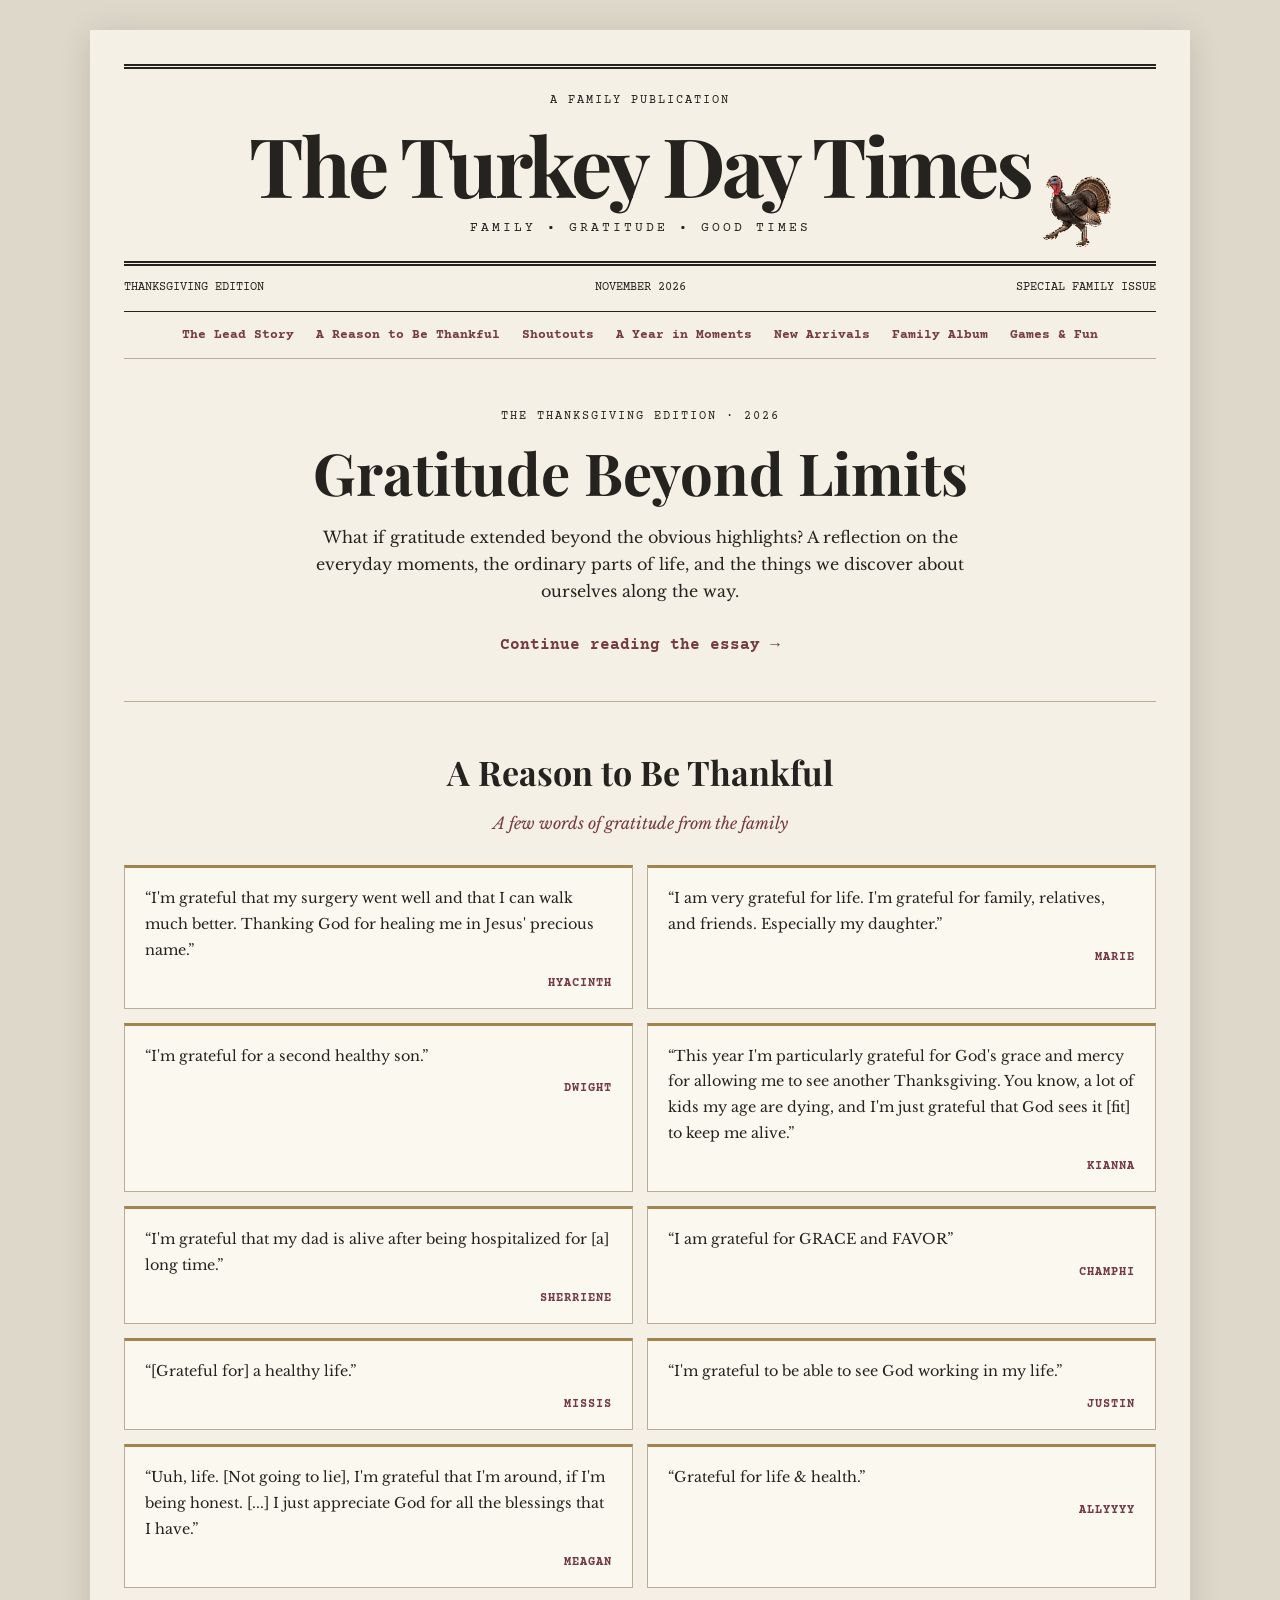
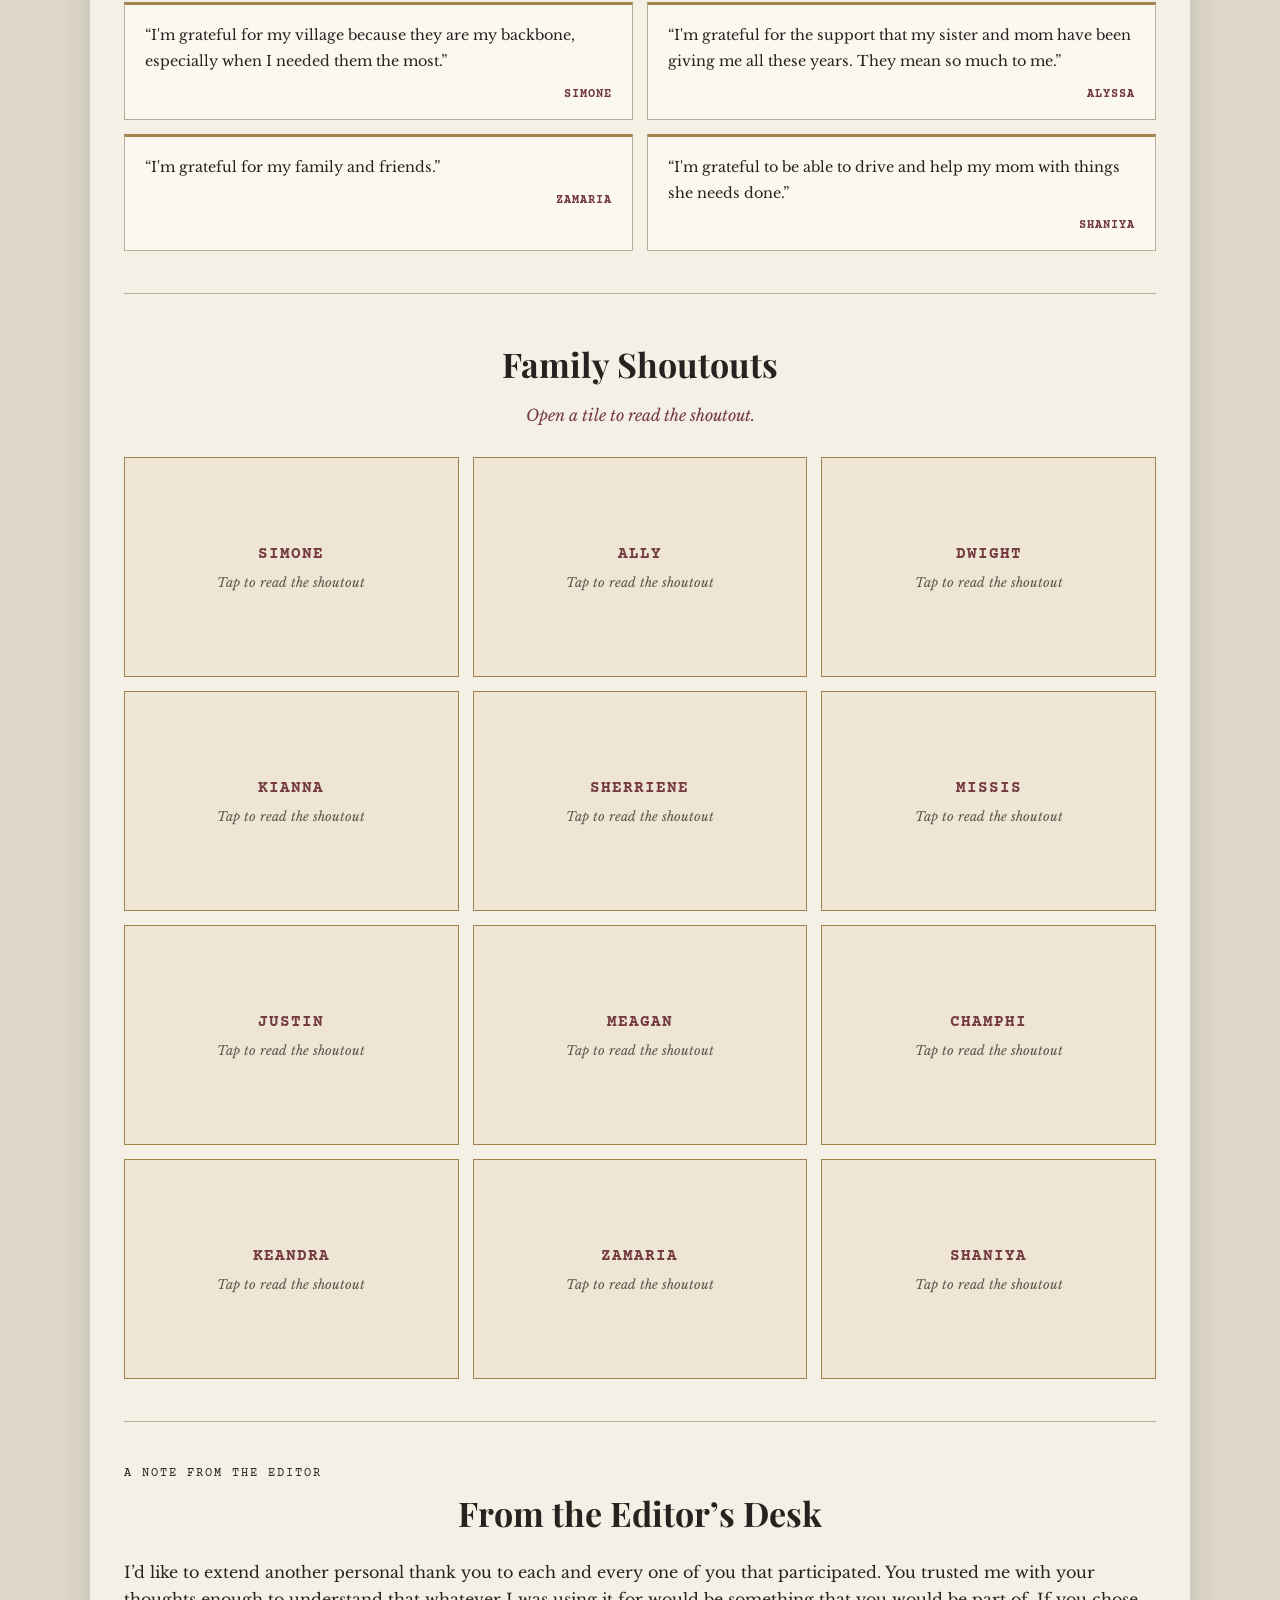
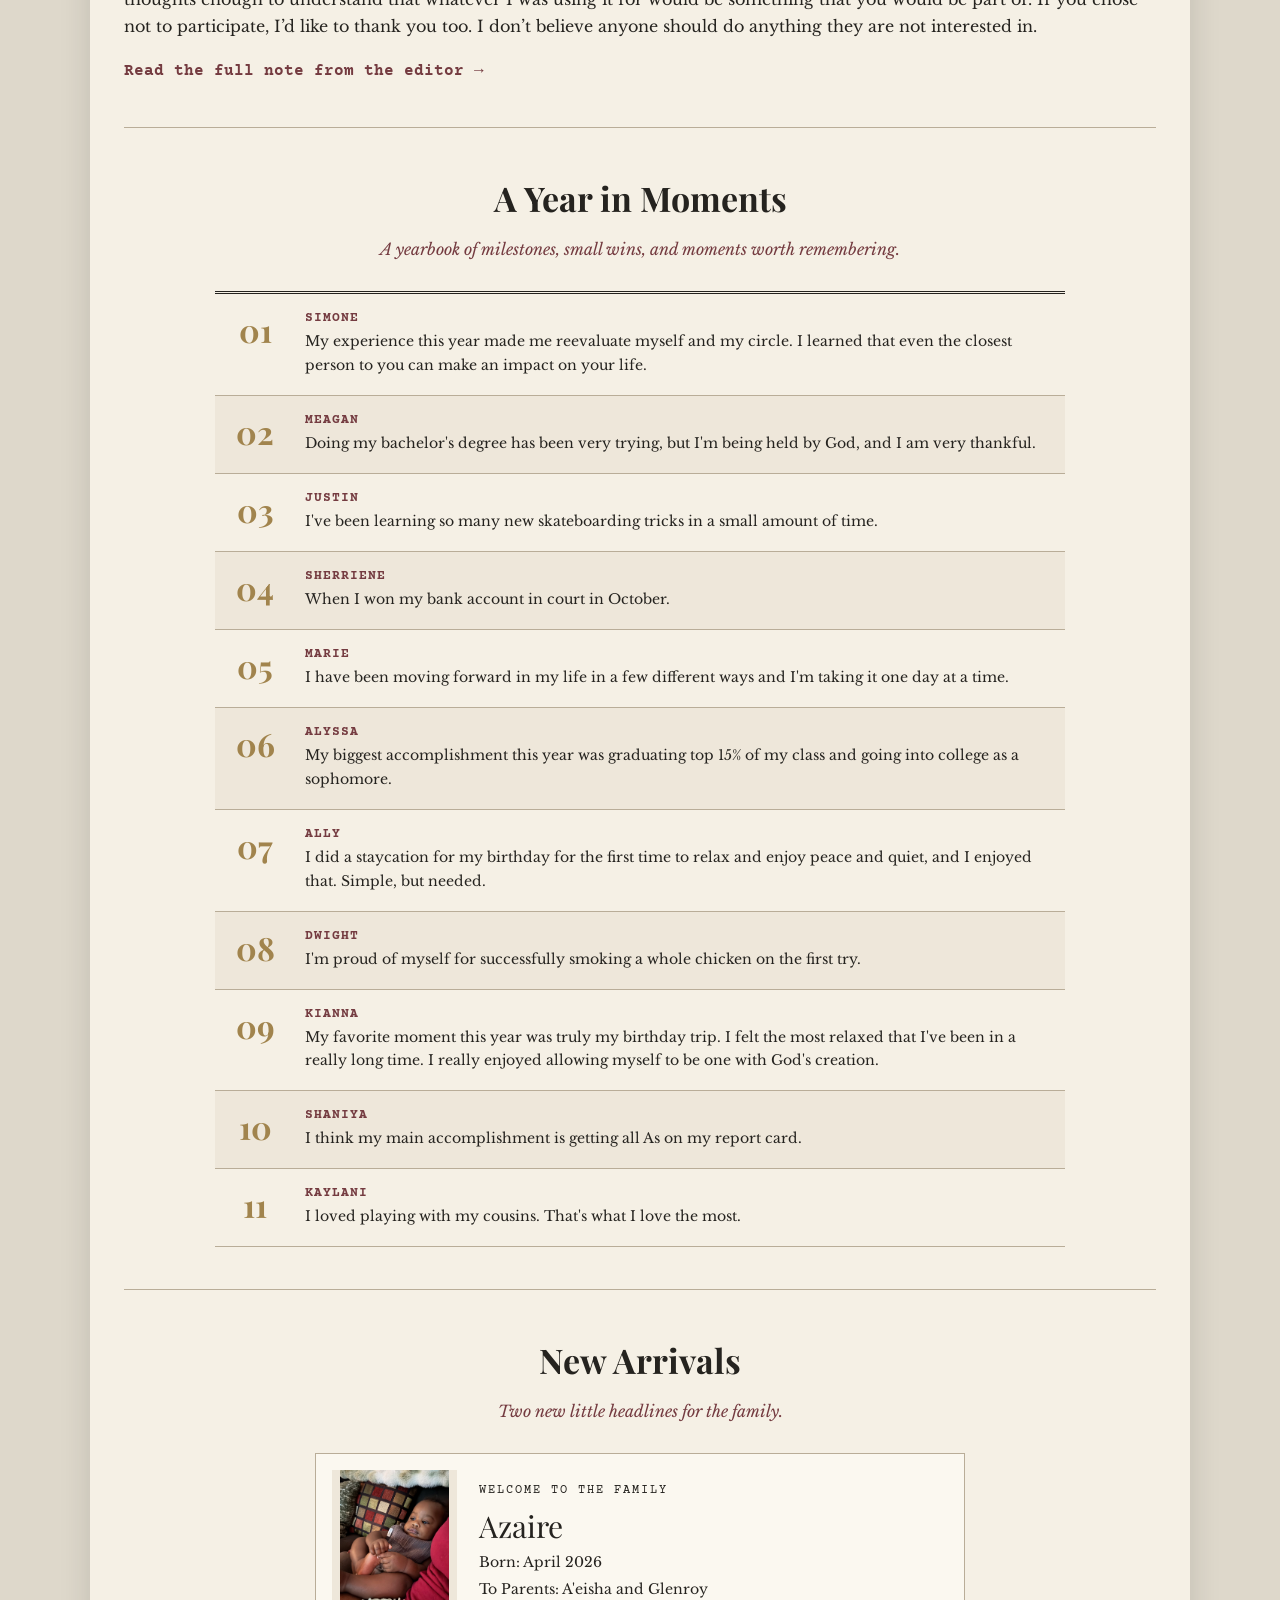
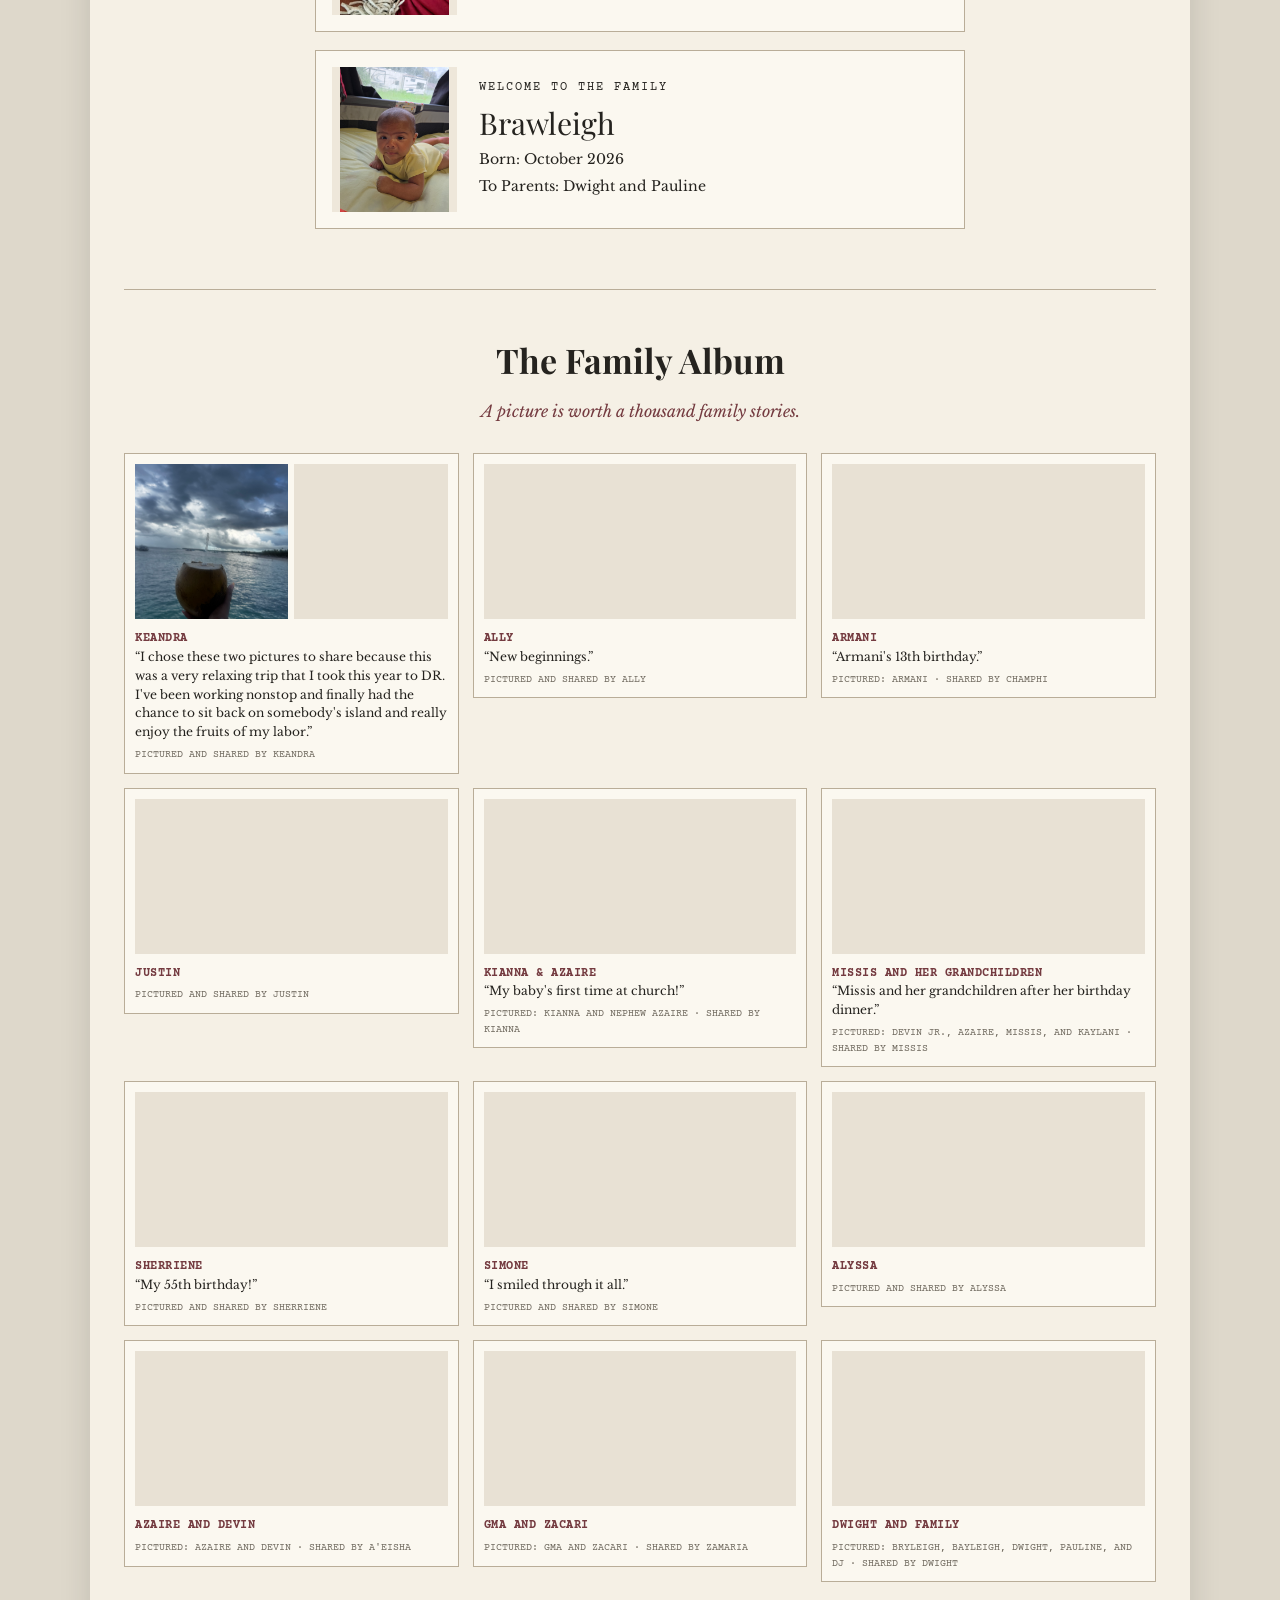
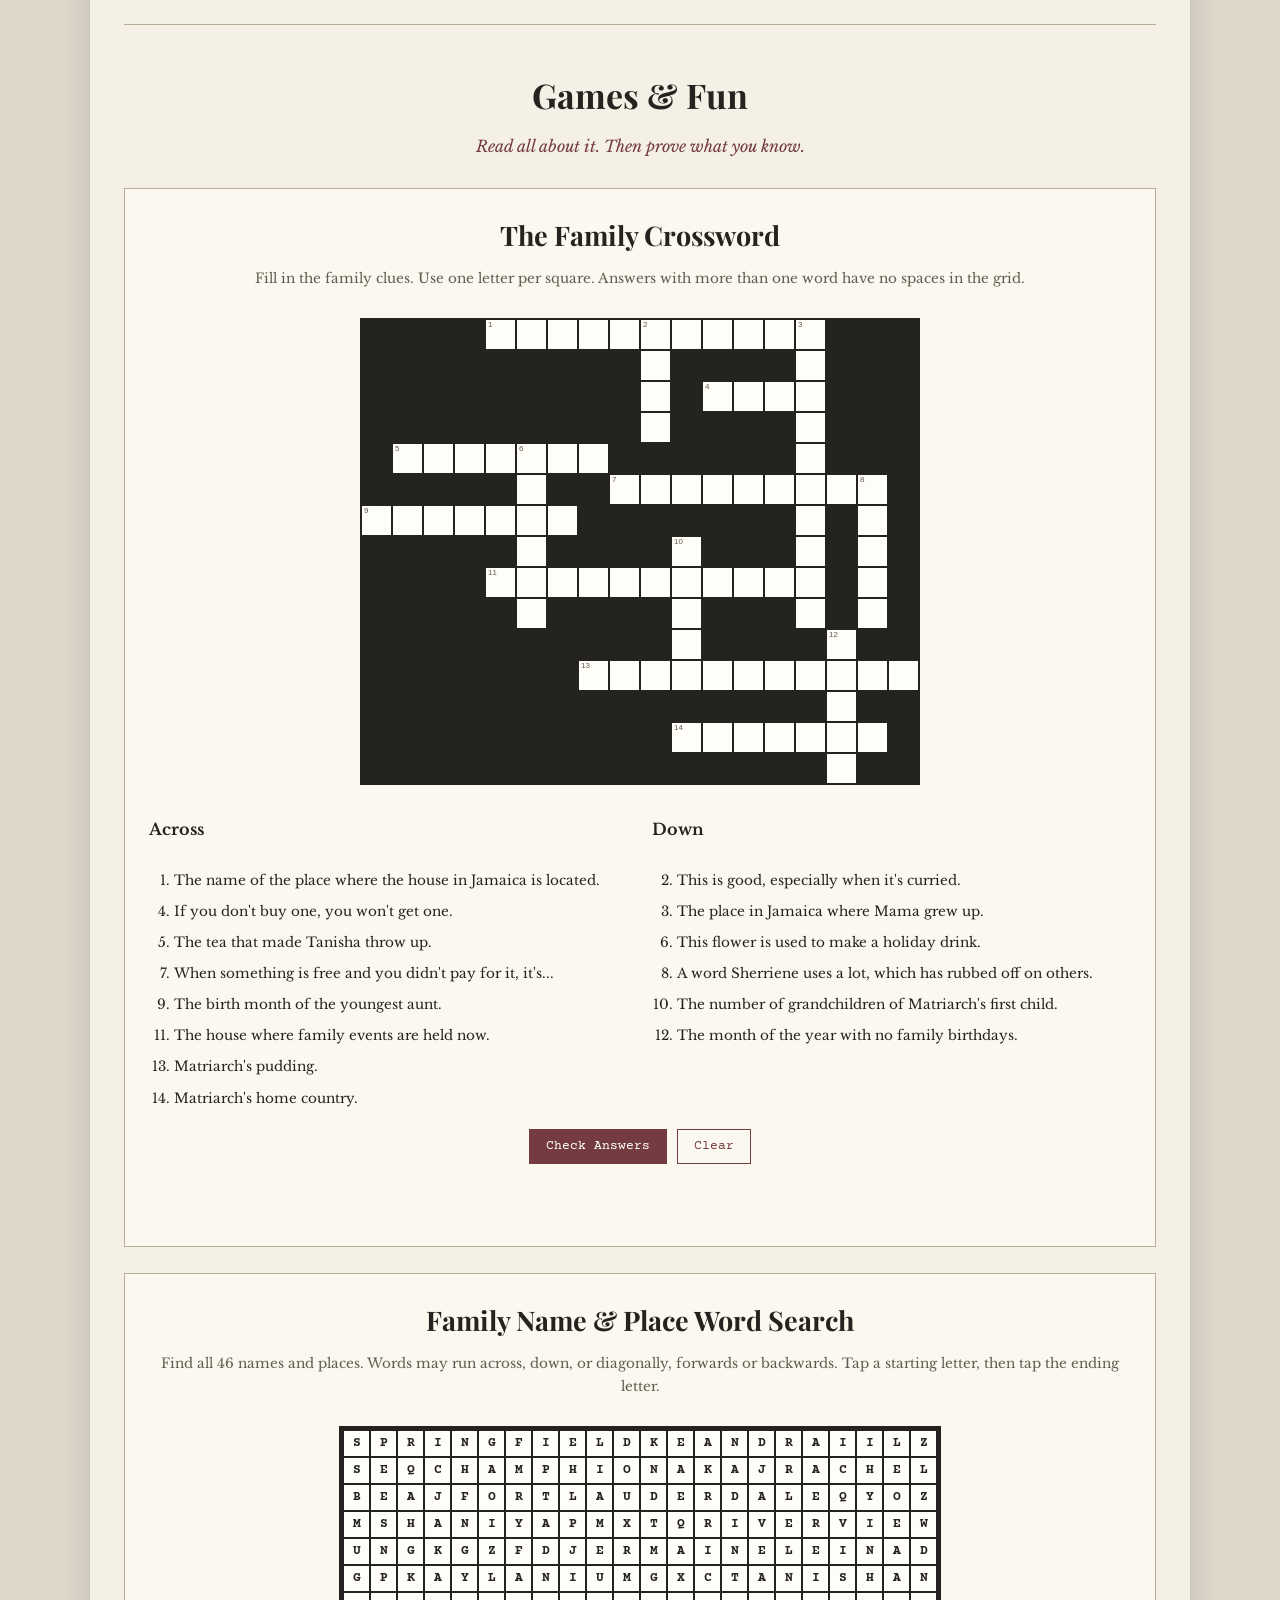
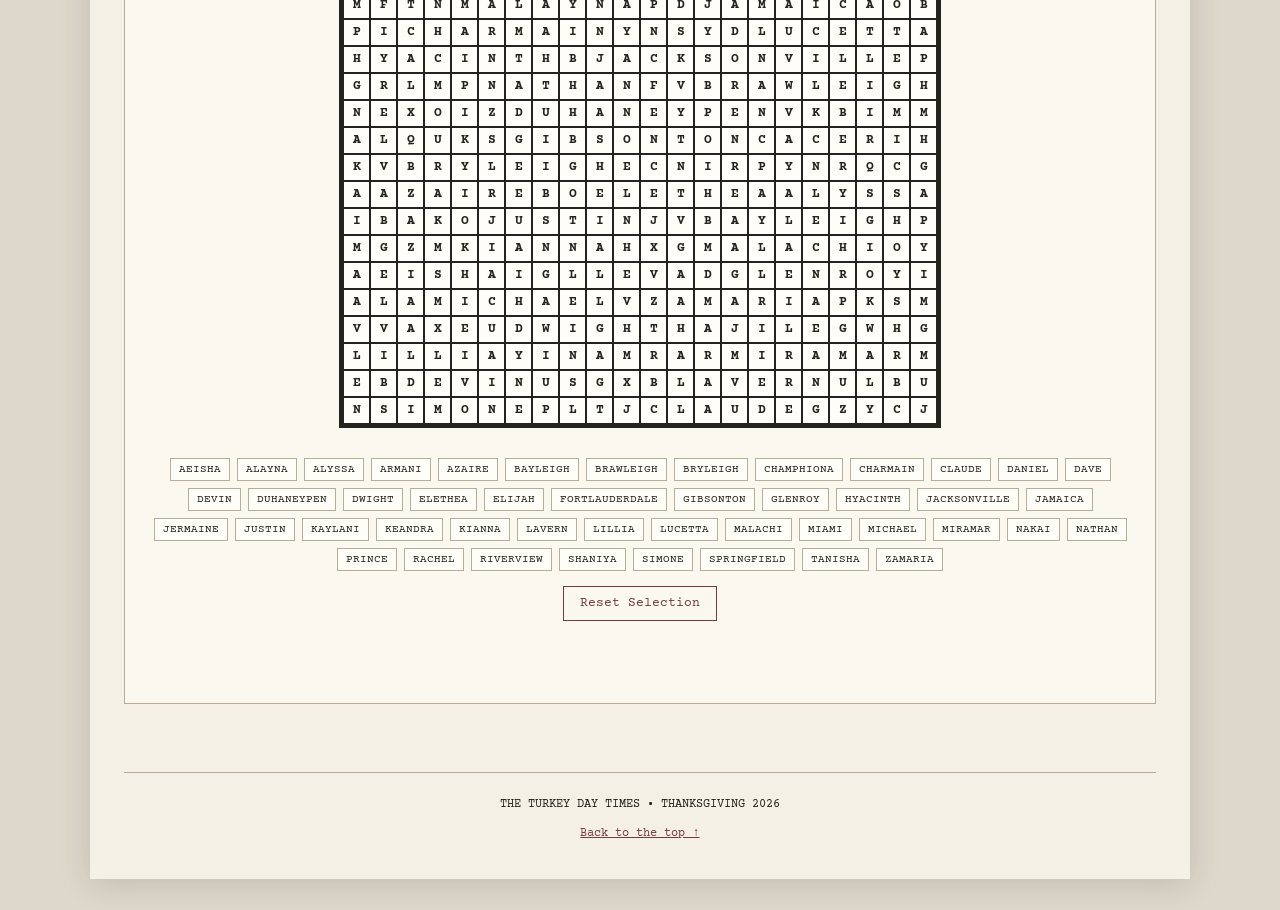
<file: index.html>
<!DOCTYPE html>
<!DOCTYPE html>

<html lang="en">
<head>
<meta charset="utf-8"/><meta content="width=device-width, initial-scale=1.0" name="viewport"/>
<meta content="#f5f0e5" name="theme-color"/>
<title>The Turkey Day Times | Thanksgiving 2026</title>
<link href="https://fonts.googleapis.com/css2?family=Libre+Baskerville:wght@400;700&amp;family=Playfair+Display:wght@600;700;800&amp;family=Courier+Prime&amp;display=swap" rel="stylesheet"/>

<link href="style.css" rel="stylesheet"/></head>
<body>
<main class="newspaper" id="top">
<header class="masthead"><div class="eyebrow">A Family Publication</div><h1>The Turkey Day Times</h1><div class="subtitle">Family • Gratitude • Good Times</div><img alt="A turkey walking across the masthead" aria-hidden="true" class="walking-turkey" decoding="async" loading="eager" src="images/turkey-walk-transparent.gif"/></header>
<div class="edition"><span>Thanksgiving Edition</span><span>November 2026</span><span>Special Family Issue</span></div>
<nav aria-label="Newspaper sections"><a href="#lead-story">The Lead Story</a><a href="#thankful">A Reason to Be Thankful</a><a href="#shoutouts">Shoutouts</a><a href="#moments">A Year in Moments</a><a href="#new-arrivals">New Arrivals</a><a href="#album">Family Album</a><a href="#entertainment">Games &amp; Fun</a></nav>
<section class="lead" id="lead-story"><div class="eyebrow">The Thanksgiving Edition · 2026</div><h2>Gratitude Beyond Limits</h2><p>What if gratitude extended beyond the obvious highlights? A reflection on the everyday moments, the ordinary parts of life, and the things we discover about ourselves along the way.</p><a class="text-link" href="gratitiude.html">Continue reading the essay →</a></section>
<section class="section" id="thankful"><h2 class="section-heading">A Reason to Be Thankful</h2><p class="section-intro">A few words of gratitude from the family</p><div class="gratitude-grid"><article class="quote-card"><p>“I'm grateful that my surgery went well and that I can walk much better. Thanking God for healing me in Jesus' precious name.”</p><h3>Hyacinth</h3></article><article class="quote-card"><p>“I am very grateful for life. I'm grateful for family, relatives, and friends. Especially my daughter.”</p><h3>Marie</h3></article><article class="quote-card"><p>“I'm grateful for a second healthy son.”</p><h3>Dwight</h3></article><article class="quote-card"><p>“This year I'm particularly grateful for God's grace and mercy for allowing me to see another Thanksgiving. You know, a lot of kids my age are dying, and I'm just grateful that God sees it [fit] to keep me alive.”</p><h3>Kianna</h3></article><article class="quote-card"><p>“I'm grateful that my dad is alive after being hospitalized for [a] long time.”</p><h3>Sherriene</h3></article><article class="quote-card"><p>“I am grateful for GRACE and FAVOR”</p><h3>Champhi</h3></article><article class="quote-card"><p>“[Grateful for] a healthy life.”</p><h3>Missis</h3></article><article class="quote-card"><p>“I'm grateful to be able to see God working in my life.”</p><h3>Justin</h3></article><article class="quote-card"><p>“Uuh, life. [Not going to lie], I'm grateful that I'm around, if I'm being honest. [...] I just appreciate God for all the blessings that I have.”</p><h3>Meagan</h3></article><article class="quote-card"><p>“Grateful for life &amp; health.”</p><h3>Allyyyy</h3></article><article class="quote-card"><p>“I'm grateful for my village because they are my backbone, especially when I needed them the most.”</p><h3>Simone</h3></article><article class="quote-card"><p>“I'm grateful for the support that my sister and mom have been giving me all these years. They mean so much to me.”</p><h3>Alyssa</h3></article><article class="quote-card"><p>“I'm grateful for my family and friends.”</p><h3>Zamaria</h3></article><article class="quote-card"><p>“I'm grateful to be able to drive and help my mom with things she needs done.”</p><h3>Shaniya</h3></article></div></section>
<section class="section" id="shoutouts"><h2 class="section-heading">Family Shoutouts</h2><p class="section-intro">Open a tile to read the shoutout.</p><div class="flip-grid"><button aria-label="Open shoutout from Simone" aria-pressed="false" class="flip-card" type="button"><span class="flip-inner"><span class="flip-face flip-front"><strong>Simone</strong><small>Tap to read the shoutout</small></span><span class="flip-face flip-back"><span>“I want to give a special shoutout to my village [once again] because throughout the whole year they called to check up on me, let me confide in them, and overall stepped up when I needed them the most.”</span><small class="flip-return">Tap to turn back</small><strong>— Simone</strong></span></span></button><button aria-label="Open shoutout from Ally" aria-pressed="false" class="flip-card" type="button"><span class="flip-inner"><span class="flip-face flip-front"><strong>Ally</strong><small>Tap to read the shoutout</small></span><span class="flip-face flip-back"><span>“Special recognition to my best friend Trey, always having my back.”</span><small class="flip-return">Tap to turn back</small><strong>— Ally</strong></span></span></button><button aria-label="Open shoutout from Dwight" aria-pressed="false" class="flip-card" type="button"><span class="flip-inner"><span class="flip-face flip-front"><strong>Dwight</strong><small>Tap to read the shoutout</small></span><span class="flip-face flip-back"><span>“Shoutout to everyone that made it to the baby shower.”</span><small class="flip-return">Tap to turn back</small><strong>— Dwight</strong></span></span></button><button aria-label="Open shoutout from Kianna" aria-pressed="false" class="flip-card" type="button"><span class="flip-inner"><span class="flip-face flip-front"><strong>Kianna</strong><small>Tap to read the shoutout</small></span><span class="flip-face flip-back"><span>“I want to give a special recognition shout-out to Elijah. I’m super proud of all the things they’ve accomplished this year, even the little things that [may seem] small to him. I just want to [shout] him out. He’s doing amazing.”</span><small class="flip-return">Tap to turn back</small><strong>— Kianna</strong></span></span></button><button aria-label="Open shoutout from Sherriene" aria-pressed="false" class="flip-card" type="button"><span class="flip-inner"><span class="flip-face flip-front"><strong>Sherriene</strong><small>Tap to read the shoutout</small></span><span class="flip-face flip-back"><span>“Shout out to Champhi for being my rock during a difficult time.”</span><small class="flip-return">Tap to turn back</small><strong>— Sherriene</strong></span></span></button><button aria-label="Open shoutout from Missis" aria-pressed="false" class="flip-card" type="button"><span class="flip-inner"><span class="flip-face flip-front"><strong>Missis</strong><small>Tap to read the shoutout</small></span><span class="flip-face flip-back"><span>“Shoutout to A'eisha”</span><small class="flip-return">Tap to turn back</small><strong>— Missis</strong></span></span></button><button aria-label="Open shoutout from Justin" aria-pressed="false" class="flip-card" type="button"><span class="flip-inner"><span class="flip-face flip-front"><strong>Justin</strong><small>Tap to read the shoutout</small></span><span class="flip-face flip-back"><span>“Shoutout to my sister Champhi for being there for me during tough times.”</span><small class="flip-return">Tap to turn back</small><strong>— Justin</strong></span></span></button><button aria-label="Open shoutout from Meagan" aria-pressed="false" class="flip-card" type="button"><span class="flip-inner"><span class="flip-face flip-front"><strong>Meagan</strong><small>Tap to read the shoutout</small></span><span class="flip-face flip-back"><span>“Shoutout to God fr”</span><small class="flip-return">Tap to turn back</small><strong>— Meagan</strong></span></span></button><button aria-label="Open shoutout from Champhi" aria-pressed="false" class="flip-card" type="button"><span class="flip-inner"><span class="flip-face flip-front"><strong>Champhi</strong><small>Tap to read the shoutout</small></span><span class="flip-face flip-back"><span>“Myself, for continuing to push forward even when I felt like giving up.”</span><small class="flip-return">Tap to turn back</small><strong>— Champhi</strong></span></span></button><button aria-label="Open shoutout from Keandra" aria-pressed="false" class="flip-card" type="button"><span class="flip-inner"><span class="flip-face flip-front"><strong>Keandra</strong><small>Tap to read the shoutout</small></span><span class="flip-face flip-back"><span>“Huge shoutout to God! This year I've attended a couple of my close friends funerals and it really hit home because we're young and just dropping like flies. So I'm just thankful that He saw fit to allow me to still be here in my right mind.”</span><small class="flip-return">Tap to turn back</small><strong>— Keandra</strong></span></span></button><button aria-label="Open shoutout from Zamaria" aria-pressed="false" class="flip-card" type="button"><span class="flip-inner"><span class="flip-face flip-front"><strong>Zamaria</strong><small>Tap to read the shoutout</small></span><span class="flip-face flip-back"><span>“I'd give a shoutout to my friend Aria.”</span><small class="flip-return">Tap to turn back</small><strong>— Zamaria</strong></span></span></button><button aria-label="Open shoutout from Shaniya" aria-pressed="false" class="flip-card" type="button"><span class="flip-inner"><span class="flip-face flip-front"><strong>Shaniya</strong><small>Tap to read the shoutout</small></span><span class="flip-face flip-back"><span>“[Shoutout] my mom for always being there and able to live in a comfortable environment and making sure we are good and have everything we need and want.”</span><small class="flip-return">Tap to turn back</small><strong>— Shaniya</strong></span></span></button></div></section>
<section class="section editor-excerpt" id="from-the-editor">
  <div class="eyebrow">A Note from the Editor</div>
  <h2 class="section-heading">From the Editor’s Desk</h2>
  <p>I’d like to extend another personal thank you to each and every one of you that participated. You trusted me with your thoughts enough to understand that whatever I was using it for would be something that you would be part of. If you chose not to participate, I’d like to thank you too. I don’t believe anyone should do anything they are not interested in.</p>
  <a class="text-link" href="from-the-desk.html">Read the full note from the editor →</a>
</section>
<section class="section" id="moments"><h2 class="section-heading">A Year in Moments</h2><p class="section-intro">A yearbook of milestones, small wins, and moments worth remembering.</p><div class="moments-list"><article class="moment-item"><span class="moment-number">01</span><div class="moment-copy"><h3>Simone</h3><p>My experience this year made me reevaluate myself and my circle. I learned that even the closest person to you can make an impact on your life.</p></div></article><article class="moment-item"><span class="moment-number">02</span><div class="moment-copy"><h3>Meagan</h3><p>Doing my bachelor's degree has been very trying, but I'm being held by God, and I am very thankful.</p></div></article><article class="moment-item"><span class="moment-number">03</span><div class="moment-copy"><h3>Justin</h3><p>I've been learning so many new skateboarding tricks in a small amount of time.</p></div></article><article class="moment-item"><span class="moment-number">04</span><div class="moment-copy"><h3>Sherriene</h3><p>When I won my bank account in court in October.</p></div></article><article class="moment-item"><span class="moment-number">05</span><div class="moment-copy"><h3>Marie</h3><p>I have been moving forward in my life in a few different ways and I'm taking it one day at a time.</p></div></article><article class="moment-item"><span class="moment-number">06</span><div class="moment-copy"><h3>Alyssa</h3><p>My biggest accomplishment this year was graduating top 15% of my class and going into college as a sophomore.</p></div></article><article class="moment-item"><span class="moment-number">07</span><div class="moment-copy"><h3>Ally</h3><p>I did a staycation for my birthday for the first time to relax and enjoy peace and quiet, and I enjoyed that. Simple, but needed.</p></div></article><article class="moment-item"><span class="moment-number">08</span><div class="moment-copy"><h3>Dwight</h3><p>I'm proud of myself for successfully smoking a whole chicken on the first try.</p></div></article><article class="moment-item"><span class="moment-number">09</span><div class="moment-copy"><h3>Kianna</h3><p>My favorite moment this year was truly my birthday trip. I felt the most relaxed that I've been in a really long time. I really enjoyed allowing myself to be one with God's creation.</p></div></article><article class="moment-item"><span class="moment-number">10</span><div class="moment-copy"><h3>Shaniya</h3><p>I think my main accomplishment is getting all As on my report card.</p></div></article><article class="moment-item"><span class="moment-number">11</span><div class="moment-copy"><h3>Kaylani</h3><p>I loved playing with my cousins. That's what I love the most.</p></div></article></div></section>
<section class="section" id="new-arrivals"><h2 class="section-heading">New Arrivals</h2><p class="section-intro">Two new little headlines for the family.</p><article class="arrival-card"><img alt="New arrival announcement for Azaire" decoding="async" loading="lazy" src="images/azaire.jpeg"/><div><div class="eyebrow">Welcome to the family</div><h3>Azaire</h3><p>Born: April 2026</p><p>To Parents: A'eisha and Glenroy</p></div></article><article class="arrival-card"><img alt="New arrival announcement for Brawleigh" decoding="async" loading="lazy" src="images/brawleigh.jpeg"/><div><div class="eyebrow">Welcome to the family</div><h3>Brawleigh</h3><p>Born: October 2026</p><p>To Parents: Dwight and Pauline</p></div></article></section>
<section class="section" id="album"><h2 class="section-heading">The Family Album</h2><p class="section-intro">A picture is worth a thousand family stories.</p><div class="photo-grid"><figure class="photo-card"><div class="photo-pair"><img alt="Keandra on her trip to the Dominican Republic" decoding="async" loading="lazy" src="images/Kcoconut.jpeg"/><img alt="Keandra on her trip to the Dominican Republic" decoding="async" loading="lazy" src="images/keandra.jpeg"/></div><figcaption><strong>Keandra</strong><br/>“I chose these two pictures to share because this was a very relaxing trip that I took this year to DR. I've been working nonstop and finally had the chance to sit back on somebody's island and really enjoy the fruits of my labor.”<span class="credit">Pictured and shared by Keandra</span></figcaption></figure><figure class="photo-card"><img alt="Ally" decoding="async" loading="lazy" src="images/allyyyy.jpeg"/><figcaption><strong>Ally</strong><br/>“New beginnings.”<span class="credit">Pictured and shared by Ally</span></figcaption></figure><figure class="photo-card"><img alt="Armani" decoding="async" loading="lazy" src="images/armani.jpeg"/><figcaption><strong>Armani</strong><br/>“Armani's 13th birthday.”<span class="credit">Pictured: Armani · Shared by Champhi</span></figcaption></figure><figure class="photo-card"><img alt="Justin" decoding="async" loading="lazy" src="images/justin.jpeg"/><figcaption><strong>Justin</strong><span class="credit">Pictured and shared by Justin</span></figcaption></figure><figure class="photo-card"><img alt="Kianna &amp; Azaire" decoding="async" loading="lazy" src="images/kiannaandazaire.jpeg"/><figcaption><strong>Kianna &amp; Azaire</strong><br/>“My baby's first time at church!”<span class="credit">Pictured: Kianna and nephew Azaire · Shared by Kianna</span></figcaption></figure><figure class="photo-card"><img alt="Missis and her grandchildren" decoding="async" loading="lazy" src="images/missisandgrand.jpeg"/><figcaption><strong>Missis and her grandchildren</strong><br/>“Missis and her grandchildren after her birthday dinner.”<span class="credit">Pictured: Devin Jr., Azaire, Missis, and Kaylani · Shared by Missis</span></figcaption></figure><figure class="photo-card"><img alt="Sherriene" decoding="async" loading="lazy" src="images/sher55.1.jpeg"/><figcaption><strong>Sherriene</strong><br/>“My 55th birthday!”<span class="credit">Pictured and shared by Sherriene</span></figcaption></figure><figure class="photo-card"><img alt="Simone" decoding="async" loading="lazy" src="images/simone.jpeg"/><figcaption><strong>Simone</strong><br/>“I smiled through it all.”<span class="credit">Pictured and shared by Simone</span></figcaption></figure><figure class="photo-card"><img alt="Alyssa" decoding="async" loading="lazy" src="images/alyssa.jpeg"/><figcaption><strong>Alyssa</strong><span class="credit">Pictured and shared by Alyssa</span></figcaption></figure><figure class="photo-card"><img alt="Azaire and Devin" decoding="async" loading="lazy" src="images/azaire and jr.jpeg"/><figcaption><strong>Azaire and Devin</strong><span class="credit">Pictured: Azaire and Devin · Shared by A'eisha</span></figcaption></figure><figure class="photo-card"><img alt="Gma and Zacari" decoding="async" loading="lazy" src="images/gma and zacari.jpeg"/><figcaption><strong>Gma and Zacari</strong><span class="credit">Pictured: Gma and Zacari · Shared by Zamaria</span></figcaption></figure><figure class="photo-card"><img alt="Dwight and family" decoding="async" loading="lazy" src="images/dwight and family.jpeg"/><figcaption><strong>Dwight and family</strong><span class="credit">Pictured: Bryleigh, Bayleigh, Dwight, Pauline, and DJ · Shared by Dwight</span></figcaption></figure></div></section>

<section class="section" id="entertainment"><h2 class="section-heading">Games &amp; Fun</h2><p class="section-intro">Read all about it. Then prove what you know.</p>
<div class="game-panel" id="crossword"><h3>The Family Crossword</h3><p class="game-help">Fill in the family clues. Use one letter per square. Answers with more than one word have no spaces in the grid.</p>
<div class="crossword-scroll"><div aria-label="Interactive crossword" class="crossword-grid" id="crossword-grid"></div></div>
<div class="clue-columns"><div><h4>Across</h4><ol class="clue-list" id="across-clues"></ol></div><div><h4>Down</h4><ol class="clue-list" id="down-clues"></ol></div></div>
<div class="game-actions"><button class="game-button" id="check-crossword">Check Answers</button><button class="game-button secondary" id="clear-crossword">Clear</button></div><p aria-live="polite" class="game-message" id="crossword-message"></p></div>
<div class="game-panel" id="wordsearch"><h3>Family Name &amp; Place Word Search</h3><p class="game-help">Find all 46 names and places. Words may run across, down, or diagonally, forwards or backwards. Tap a starting letter, then tap the ending letter.</p>
<div class="wordsearch-scroll"><div aria-label="Interactive word search" class="wordsearch-grid" id="wordsearch-grid"></div></div>
<div class="word-bank" id="word-bank"></div>
<div class="game-actions"><button class="game-button secondary" id="reset-wordsearch">Reset Selection</button></div><p aria-live="polite" class="game-message" id="wordsearch-message"></p></div>
</section>
<footer>THE TURKEY DAY TIMES • THANKSGIVING 2026<br/><a class="back-top" href="#top">Back to the top ↑</a></footer>
</main>
<script>
const crosswordCells = [[null, null, null, null, "S", "P", "R", "I", "N", "G", "F", "I", "E", "L", "D", null, null, null], [null, null, null, null, null, null, null, null, null, "O", null, null, null, null, "U", null, null, null], [null, null, null, null, null, null, null, null, null, "A", null, "F", "I", "S", "H", null, null, null], [null, null, null, null, null, null, null, null, null, "T", null, null, null, null, "A", null, null, null], [null, "C", "E", "R", "A", "S", "E", "E", null, null, null, null, null, null, "N", null, null, null], [null, null, null, null, null, "O", null, null, "S", "L", "A", "C", "K", "N", "E", "S", "S", null], ["J", "A", "N", "U", "A", "R", "Y", null, null, null, null, null, null, null, "Y", null, "K", null], [null, null, null, null, null, "R", null, null, null, null, "T", null, null, null, "P", null, "A", null], [null, null, null, null, "S", "E", "T", "T", "A", "S", "H", "O", "U", "S", "E", null, "N", null], [null, null, null, null, null, "L", null, null, null, null, "R", null, null, null, "N", null, "K", null], [null, null, null, null, null, null, null, null, null, null, "E", null, null, null, null, "M", null, null], [null, null, null, null, null, null, null, "S", "W", "E", "E", "T", "P", "O", "T", "A", "T", "O"], [null, null, null, null, null, null, null, null, null, null, null, null, null, null, null, "R", null, null], [null, null, null, null, null, null, null, null, null, null, "J", "A", "M", "A", "I", "C", "A", null], [null, null, null, null, null, null, null, null, null, null, null, null, null, null, null, "H", null, null]];
const crosswordEntries = [{"number": 1, "answer": "SPRINGFIELD", "row": 0, "col": 4, "direction": "across", "clue": "The name of the place where the house in Jamaica is located."}, {"number": 2, "answer": "GOAT", "row": 0, "col": 9, "direction": "down", "clue": "This is good, especially when it's curried."}, {"number": 3, "answer": "DUHANEYPEN", "row": 0, "col": 14, "direction": "down", "clue": "The place in Jamaica where Mama grew up."}, {"number": 4, "answer": "FISH", "row": 2, "col": 11, "direction": "across", "clue": "If you don't buy one, you won't get one."}, {"number": 5, "answer": "CERASEE", "row": 4, "col": 1, "direction": "across", "clue": "The tea that made Tanisha throw up."}, {"number": 6, "answer": "SORREL", "row": 4, "col": 5, "direction": "down", "clue": "This flower is used to make a holiday drink."}, {"number": 7, "answer": "SLACKNESS", "row": 5, "col": 8, "direction": "across", "clue": "When something is free and you didn't pay for it, it's..."}, {"number": 8, "answer": "SKANK", "row": 5, "col": 16, "direction": "down", "clue": "A word Sherriene uses a lot, which has rubbed off on others."}, {"number": 9, "answer": "JANUARY", "row": 6, "col": 0, "direction": "across", "clue": "The birth month of the youngest aunt."}, {"number": 10, "answer": "THREE", "row": 7, "col": 10, "direction": "down", "clue": "The number of grandchildren of Matriarch's first child."}, {"number": 11, "answer": "SETTASHOUSE", "row": 8, "col": 4, "direction": "across", "clue": "The house where family events are held now."}, {"number": 12, "answer": "MARCH", "row": 10, "col": 15, "direction": "down", "clue": "The month of the year with no family birthdays."}, {"number": 13, "answer": "SWEETPOTATO", "row": 11, "col": 7, "direction": "across", "clue": "Matriarch's pudding."}, {"number": 14, "answer": "JAMAICA", "row": 13, "col": 10, "direction": "across", "clue": "Matriarch's home country."}];
const cellNumbers = {"0,4": 1, "0,9": 2, "0,14": 3, "2,11": 4, "4,1": 5, "4,5": 6, "5,8": 7, "5,16": 8, "6,0": 9, "7,10": 10, "8,4": 11, "10,15": 12, "11,7": 13, "13,10": 14};
const crosswordGrid = document.getElementById('crossword-grid');
crosswordGrid.style.gridTemplateColumns = `repeat(${crosswordCells[0].length}, 29px)`;
const crosswordInputs = {};
crosswordCells.forEach((row,r)=>row.forEach((letter,c)=>{
  const cell=document.createElement('div');
  if(letter===null){cell.className='crossword-cell block';}
  else{
    cell.className='crossword-cell';
    const n=cellNumbers[`${r},${c}`];
    if(n){const label=document.createElement('span');label.className='cell-number';label.textContent=n;cell.appendChild(label);}
    const input=document.createElement('input');
    input.maxLength=1;input.autocomplete='off';input.spellcheck=false;
    input.setAttribute('aria-label',`Row ${r+1}, column ${c+1}`);
    input.dataset.row=r;input.dataset.col=c;
    input.addEventListener('input',()=>{input.value=input.value.toUpperCase().replace(/[^A-Z]/g,'').slice(-1);});
    input.addEventListener('keydown',e=>{
      const moves={ArrowRight:[0,1],ArrowLeft:[0,-1],ArrowDown:[1,0],ArrowUp:[-1,0]};
      if(moves[e.key]){e.preventDefault();let [dr,dc]=moves[e.key],rr=r+dr,cc=c+dc;while(rr>=0&&cc>=0&&rr<crosswordCells.length&&cc<crosswordCells[0].length){const next=crosswordInputs[`${rr},${cc}`];if(next){next.focus();break;}rr+=dr;cc+=dc;}}
    });
    cell.appendChild(input);crosswordInputs[`${r},${c}`]=input;
  }
  crosswordGrid.appendChild(cell);
}));
function renderClues(direction,id){
 const list=document.getElementById(id);
 crosswordEntries.filter(e=>e.direction===direction).forEach(e=>{
   const li=document.createElement('li');li.value=e.number;li.textContent=e.clue;list.appendChild(li);
 });
}
renderClues('across','across-clues');renderClues('down','down-clues');
function cellCoords(entry){const coords=[];for(let i=0;i<entry.answer.length;i++)coords.push(entry.direction==='across'?[entry.row,entry.col+i]:[entry.row+i,entry.col]);return coords;}
document.getElementById('check-crossword').addEventListener('click',()=>{
 let correct=0,filled=0;
 crosswordEntries.forEach(e=>{let answer='';cellCoords(e).forEach(([r,c])=>answer+=(crosswordInputs[`${r},${c}`].value||''));if(answer)filled++;if(answer===e.answer)correct++;});
 const msg=document.getElementById('crossword-message');
 msg.textContent=correct===crosswordEntries.length?'You solved the family crossword! Well done!':`${correct} of ${crosswordEntries.length} answers correct. Keep going!`;
});

document.getElementById('clear-crossword').addEventListener('click',()=>{
 Object.values(crosswordInputs).forEach(i=>i.value='');
 document.getElementById('crossword-message').textContent='';
});

const wsLetters=[["S", "P", "R", "I", "N", "G", "F", "I", "E", "L", "D", "K", "E", "A", "N", "D", "R", "A", "I", "I", "L", "Z"], ["S", "E", "Q", "C", "H", "A", "M", "P", "H", "I", "O", "N", "A", "K", "A", "J", "R", "A", "C", "H", "E", "L"], ["B", "E", "A", "J", "F", "O", "R", "T", "L", "A", "U", "D", "E", "R", "D", "A", "L", "E", "Q", "Y", "O", "Z"], ["M", "S", "H", "A", "N", "I", "Y", "A", "P", "M", "X", "T", "Q", "R", "I", "V", "E", "R", "V", "I", "E", "W"], ["U", "N", "G", "K", "G", "Z", "F", "D", "J", "E", "R", "M", "A", "I", "N", "E", "L", "E", "I", "N", "A", "D"], ["G", "P", "K", "A", "Y", "L", "A", "N", "I", "U", "M", "G", "X", "C", "T", "A", "N", "I", "S", "H", "A", "N"], ["M", "F", "T", "N", "M", "A", "L", "A", "Y", "N", "A", "P", "D", "J", "A", "M", "A", "I", "C", "A", "O", "B"], ["P", "I", "C", "H", "A", "R", "M", "A", "I", "N", "Y", "N", "S", "Y", "D", "L", "U", "C", "E", "T", "T", "A"], ["H", "Y", "A", "C", "I", "N", "T", "H", "B", "J", "A", "C", "K", "S", "O", "N", "V", "I", "L", "L", "E", "P"], ["G", "R", "L", "M", "P", "N", "A", "T", "H", "A", "N", "F", "V", "B", "R", "A", "W", "L", "E", "I", "G", "H"], ["N", "E", "X", "O", "I", "Z", "D", "U", "H", "A", "N", "E", "Y", "P", "E", "N", "V", "K", "B", "I", "M", "M"], ["A", "L", "Q", "U", "K", "S", "G", "I", "B", "S", "O", "N", "T", "O", "N", "C", "A", "C", "E", "R", "I", "H"], ["K", "V", "B", "R", "Y", "L", "E", "I", "G", "H", "E", "C", "N", "I", "R", "P", "Y", "N", "R", "Q", "C", "G"], ["A", "A", "Z", "A", "I", "R", "E", "B", "O", "E", "L", "E", "T", "H", "E", "A", "A", "L", "Y", "S", "S", "A"], ["I", "B", "A", "K", "O", "J", "U", "S", "T", "I", "N", "J", "V", "B", "A", "Y", "L", "E", "I", "G", "H", "P"], ["M", "G", "Z", "M", "K", "I", "A", "N", "N", "A", "H", "X", "G", "M", "A", "L", "A", "C", "H", "I", "O", "Y"], ["A", "E", "I", "S", "H", "A", "I", "G", "L", "L", "E", "V", "A", "D", "G", "L", "E", "N", "R", "O", "Y", "I"], ["A", "L", "A", "M", "I", "C", "H", "A", "E", "L", "V", "Z", "A", "M", "A", "R", "I", "A", "P", "K", "S", "M"], ["V", "V", "A", "X", "E", "U", "D", "W", "I", "G", "H", "T", "H", "A", "J", "I", "L", "E", "G", "W", "H", "G"], ["L", "I", "L", "L", "I", "A", "Y", "I", "N", "A", "M", "R", "A", "R", "M", "I", "R", "A", "M", "A", "R", "M"], ["E", "B", "D", "E", "V", "I", "N", "U", "S", "G", "X", "B", "L", "A", "V", "E", "R", "N", "U", "L", "B", "U"], ["N", "S", "I", "M", "O", "N", "E", "P", "L", "T", "J", "C", "L", "A", "U", "D", "E", "G", "Z", "Y", "C", "J"]];
const wsWords=["LUCETTA", "MALACHI", "AEISHA", "AZAIRE", "CHARMAIN", "RACHEL", "SIMONE", "ELETHEA", "LAVERN", "LILLIA", "KIANNA", "TANISHA", "HYACINTH", "CLAUDE", "JERMAINE", "SHANIYA", "ZAMARIA", "ALYSSA", "ALAYNA", "NATHAN", "KEANDRA", "DEVIN", "GLENROY", "DAVE", "MICHAEL", "DANIEL", "DWIGHT", "CHAMPHIONA", "ARMANI", "JUSTIN", "ELIJAH", "KAYLANI", "PRINCE", "BRAWLEIGH", "BAYLEIGH", "BRYLEIGH", "NAKAI", "SPRINGFIELD", "DUHANEYPEN", "JAMAICA", "MIAMI", "JACKSONVILLE", "RIVERVIEW", "GIBSONTON", "MIRAMAR", "FORTLAUDERDALE"];
const wsContainer=document.getElementById('wordsearch-grid');
const wordBank=document.getElementById('word-bank');
let wsStart=null;let foundWords=new Set();let foundCells=new Set();
const wsButtons=[];
wsLetters.forEach((row,r)=>row.forEach((letter,c)=>{
 const b=document.createElement('button');b.type='button';b.className='ws-cell';b.textContent=letter;b.dataset.r=r;b.dataset.c=c;
 b.addEventListener('click',()=>selectWordCell(r,c,b));wsContainer.appendChild(b);wsButtons.push(b);
}));
wsWords.slice().sort().forEach(w=>{const chip=document.createElement('span');chip.className='word-chip';chip.textContent=w;chip.id='word-'+w;wordBank.appendChild(chip);});
function selectWordCell(r,c,button){
 if(!wsStart){wsStart=[r,c];document.querySelectorAll('.ws-cell.selected').forEach(x=>x.classList.remove('selected'));button.classList.add('selected');document.getElementById('wordsearch-message').textContent='Now tap the last letter of the word.';return;}
 const [r0,c0]=wsStart;const dr=r-r0,dc=c-c0;
 const straight=(dr===0||dc===0||Math.abs(dr)===Math.abs(dc));
 if(!straight||(!dr&&!dc)){wsStart=[r,c];document.querySelectorAll('.ws-cell.selected').forEach(x=>x.classList.remove('selected'));button.classList.add('selected');return;}
 const steps=Math.max(Math.abs(dr),Math.abs(dc)),sr=Math.sign(dr),sc=Math.sign(dc);
 let candidate='';const coords=[];
 for(let i=0;i<=steps;i++){const rr=r0+sr*i,cc=c0+sc*i;candidate+=wsLetters[rr][cc];coords.push([rr,cc]);}
 const reverse=candidate.split('').reverse().join('');
 const match=wsWords.find(w=>!foundWords.has(w)&&(w===candidate||w===reverse));
 if(match){
  foundWords.add(match);coords.forEach(([rr,cc])=>{const cell=wsButtons.find(x=>Number(x.dataset.r)===rr&&Number(x.dataset.c)===cc);if(cell)cell.classList.add('found');});
  document.getElementById('word-'+match).classList.add('found');
  document.getElementById('wordsearch-message').textContent=foundWords.size===wsWords.length?'You found every family name and place!':'Found '+match+'! '+foundWords.size+' of '+wsWords.length+' found.';
 }else{document.getElementById('wordsearch-message').textContent='That line is not one of the remaining words. Try again.';}
 wsStart=null;document.querySelectorAll('.ws-cell.selected').forEach(x=>x.classList.remove('selected'));
}
document.getElementById('reset-wordsearch').addEventListener('click',()=>{wsStart=null;document.querySelectorAll('.ws-cell.selected').forEach(x=>x.classList.remove('selected'));document.getElementById('wordsearch-message').textContent='Selection cleared. Words already found remain marked.';});


// Desktop tiles flip on hover. Touch devices flip on tap and flip back on the next tap.
const touchFlip = window.matchMedia('(hover: none), (pointer: coarse)').matches;
document.querySelectorAll('.flip-card').forEach(card => {
  const name = card.querySelector('.flip-front strong')?.textContent || 'family member';
  const setOpen = open => {
    card.classList.toggle('is-flipped', open);
    card.setAttribute('aria-pressed', String(open));
    card.setAttribute('aria-label', `${open ? 'Close' : 'Open'} shoutout from ${name}`);
  };
  if (touchFlip) {
    card.addEventListener('click', () => setOpen(!card.classList.contains('is-flipped')));
  } else {
    card.addEventListener('pointerenter', () => setOpen(true));
    card.addEventListener('pointerleave', () => setOpen(false));
    card.addEventListener('focus', () => setOpen(true));
    card.addEventListener('blur', () => setOpen(false));
  }
});
</script>
</body></html>
</file>
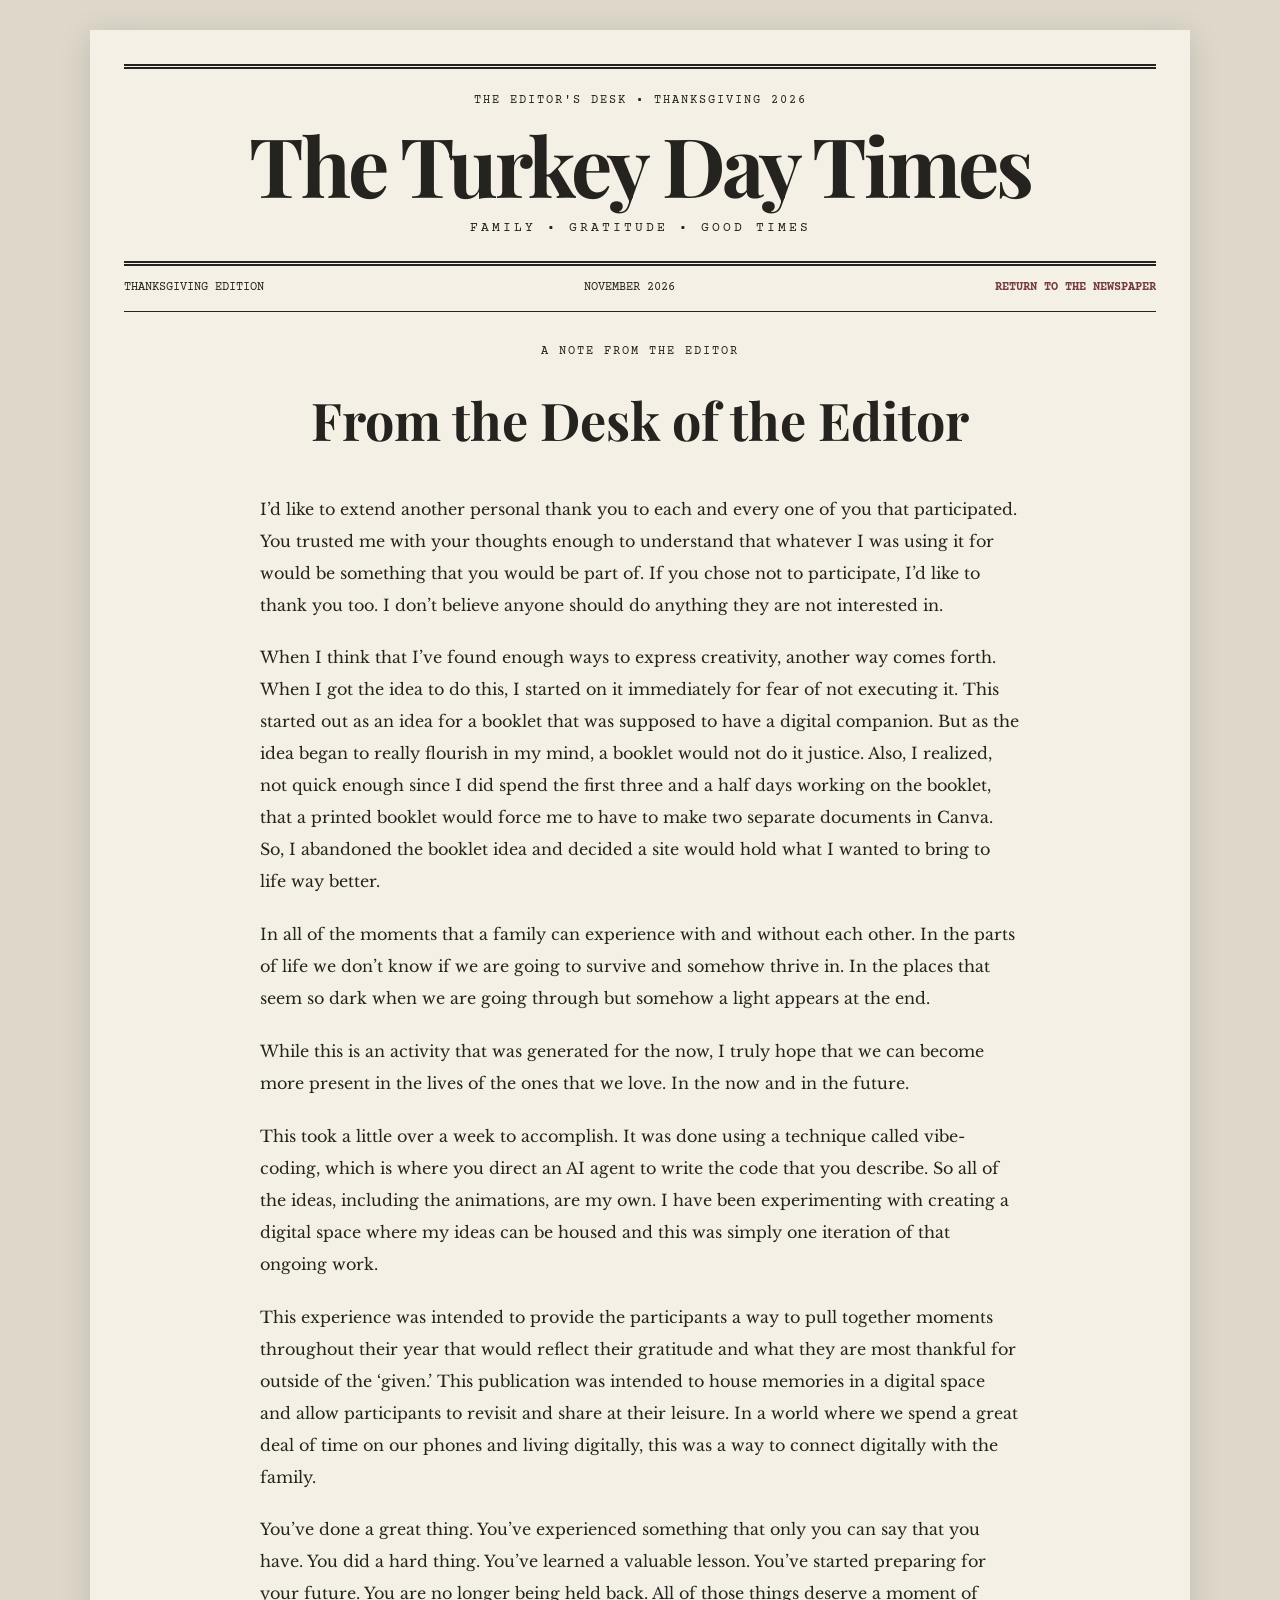
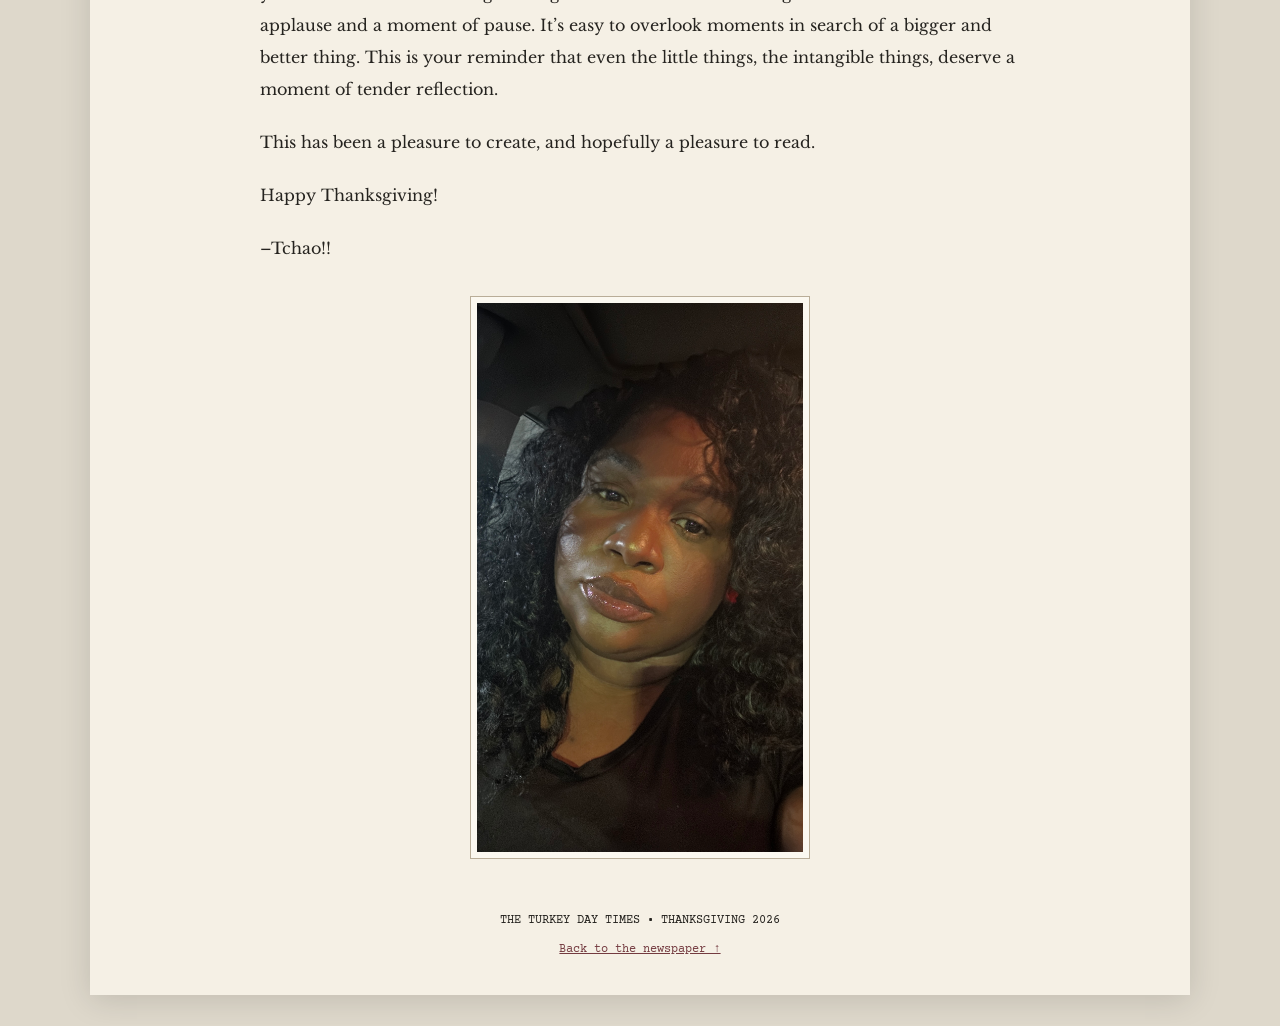
<file: from-the-desk.html>
<!DOCTYPE html>
<html lang="en">
<head>
<meta charset="UTF-8">
<meta name="viewport" content="width=device-width, initial-scale=1.0">
<meta name="theme-color" content="#f5f0e5">
<title>From the Desk of the Editor | The Turkey Day Times</title>
<link href="https://fonts.googleapis.com/css2?family=Libre+Baskerville:wght@400;700&family=Playfair+Display:wght@600;700;800&family=Courier+Prime&display=swap" rel="stylesheet">
<link rel="stylesheet" href="style.css">
</head>
<body>
<main class="newspaper" id="top">
<header class="masthead">
<div class="eyebrow">The Editor's Desk • Thanksgiving 2026</div>
<h1>The Turkey Day Times</h1>
<div class="subtitle">Family • Gratitude • Good Times</div>
</header>
<div class="edition">
<span>Thanksgiving Edition</span>
<span>November 2026</span>
<span><a class="text-link" href="index.html">Return to the Newspaper</a></span>
</div>
<article class="essay">
<div class="eyebrow" style="text-align:center">A Note from the Editor</div>
<h2 class="section-heading" style="font-size:clamp(34px,6vw,52px);margin:14px 0 28px">From the Desk of the Editor</h2>
<p>I’d like to extend another personal thank you to each and every one of you that participated. You trusted me with your thoughts enough to understand that whatever I was using it for would be something that you would be part of. If you chose not to participate, I’d like to thank you too. I don’t believe anyone should do anything they are not interested in.</p>
<p>When I think that I’ve found enough ways to express creativity, another way comes forth. When I got the idea to do this, I started on it immediately for fear of not executing it. This started out as an idea for a booklet that was supposed to have a digital companion. But as the idea began to really flourish in my mind, a booklet would not do it justice. Also, I realized, not quick enough since I did spend the first three and a half days working on the booklet, that a printed booklet would force me to have to make two separate documents in Canva. So, I abandoned the booklet idea and decided a site would hold what I wanted to bring to life way better.</p>
<p>In all of the moments that a family can experience with and without each other. In the parts of life we don’t know if we are going to survive and somehow thrive in. In the places that seem so dark when we are going through but somehow a light appears at the end.</p>
<p>While this is an activity that was generated for the now, I truly hope that we can become more present in the lives of the ones that we love. In the now and in the future.</p>
<p>This took a little over a week to accomplish. It was done using a technique called vibe-coding, which is where you direct an AI agent to write the code that you describe. So all of the ideas, including the animations, are my own. I have been experimenting with creating a digital space where my ideas can be housed and this was simply one iteration of that ongoing work.</p>
<p>This experience was intended to provide the participants a way to pull together moments throughout their year that would reflect their gratitude and what they are most thankful for outside of the ‘given.’ This publication was intended to house memories in a digital space and allow participants to revisit and share at their leisure. In a world where we spend a great deal of time on our phones and living digitally, this was a way to connect digitally with the family.</p>
<p>You’ve done a great thing. You’ve experienced something that only you can say that you have. You did a hard thing. You’ve learned a valuable lesson. You’ve started preparing for your future. You are no longer being held back. All of those things deserve a moment of applause and a moment of pause. It’s easy to overlook moments in search of a bigger and better thing. This is your reminder that even the little things, the intangible things, deserve a moment of tender reflection.</p>
<p>This has been a pleasure to create, and hopefully a pleasure to read.</p>
<p>Happy Thanksgiving!</p>
<p>–Tchao!!</p>
<figure style="max-width:340px;margin:32px auto 0;text-align:center">
<img src="images/trish.jpeg" alt="The editor" style="display:block;width:100%;height:auto;border:1px solid var(--line);padding:6px;background:#fbf8f0">
</figure>
</article>
<footer>THE TURKEY DAY TIMES • THANKSGIVING 2026<br><a class="back-top" href="index.html">Back to the newspaper ↑</a></footer>
</main>
</body>
</html>
</file>
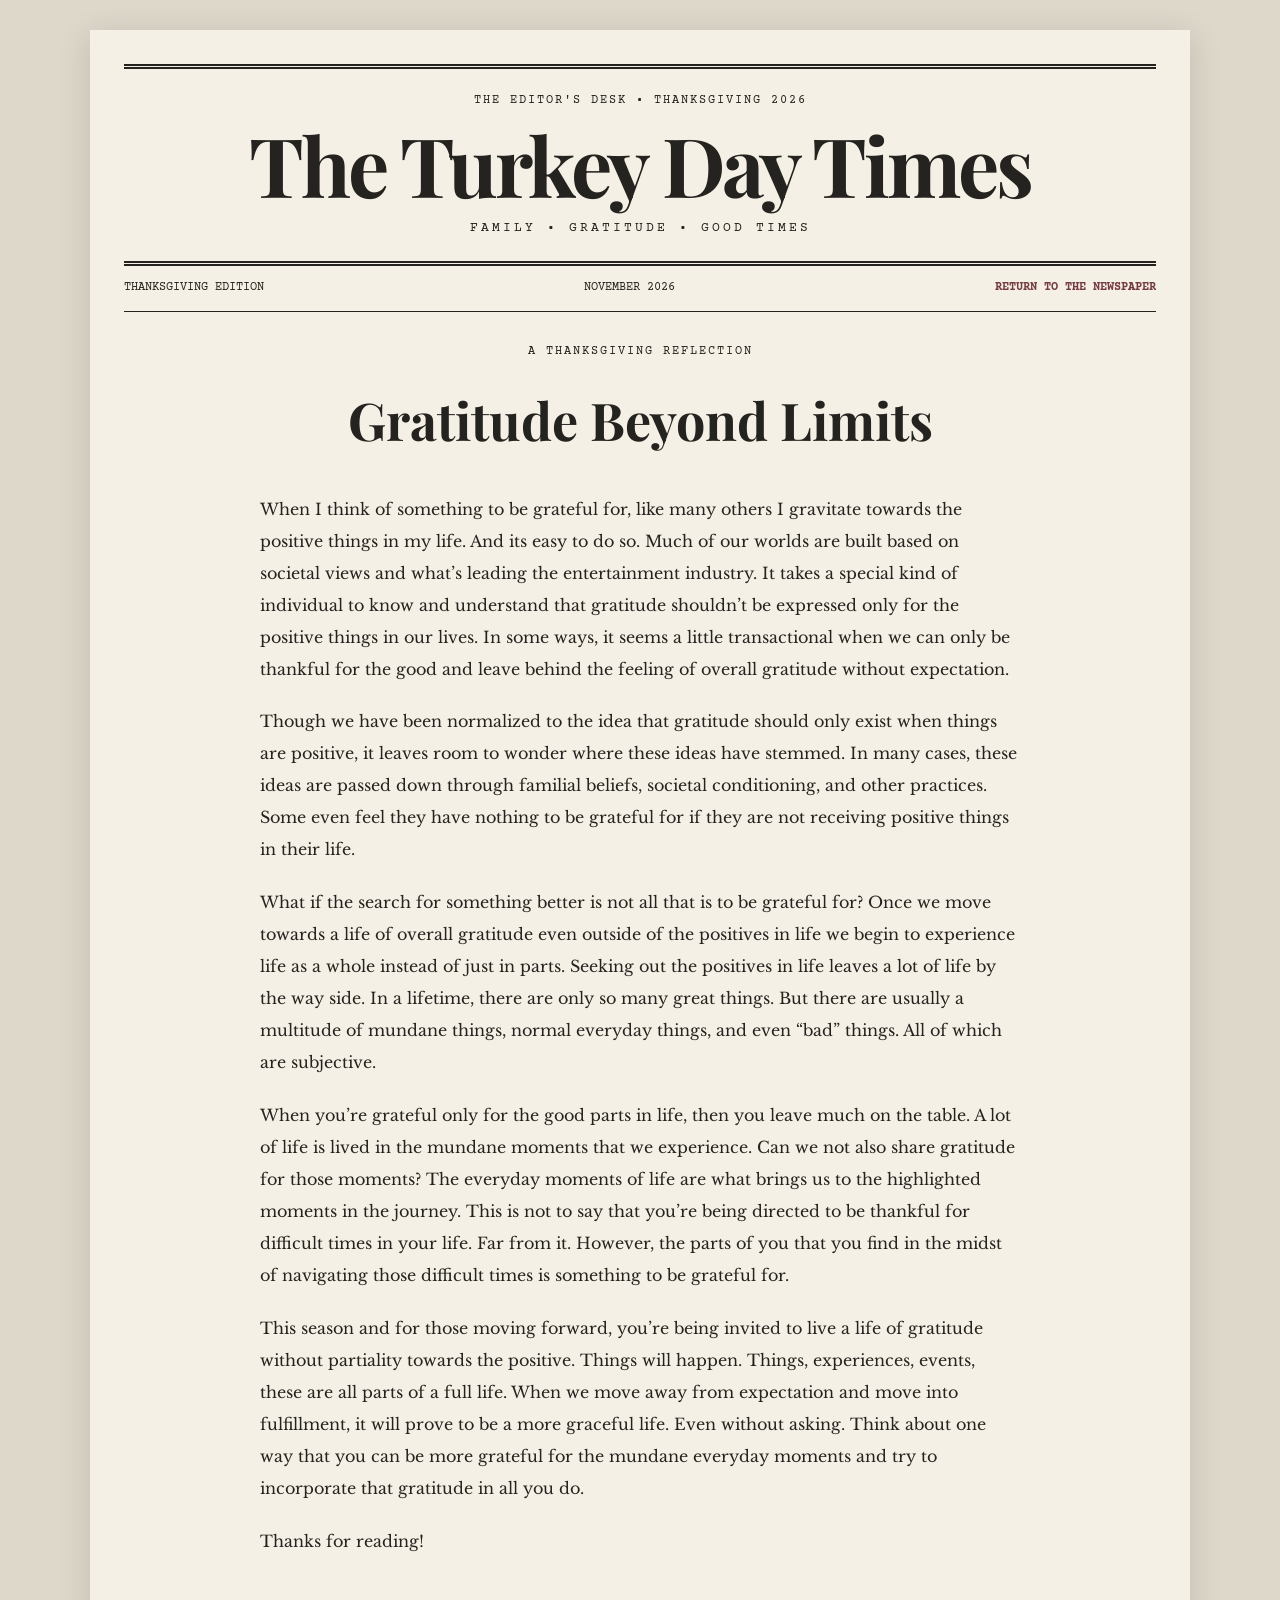
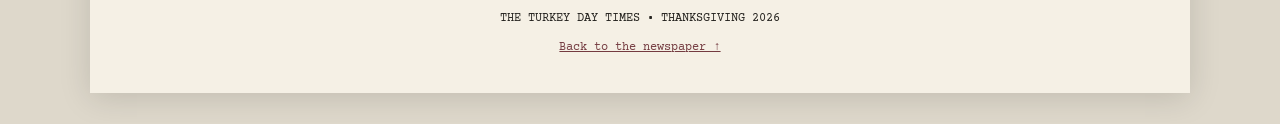
<file: gratitiude.html>
<!DOCTYPE html>
<html lang="en"><head><meta charset="UTF-8"><meta name="viewport" content="width=device-width, initial-scale=1.0"><meta name="theme-color" content="#f5f0e5"><title>Gratitude Beyond Limits | The Turkey Day Times</title>
<link href="https://fonts.googleapis.com/css2?family=Libre+Baskerville:wght@400;700&family=Playfair+Display:wght@600;700;800&family=Courier+Prime&display=swap" rel="stylesheet"><link rel="stylesheet" href="style.css"></head>
<body><main class="newspaper" id="top">
<header class="masthead"><div class="eyebrow">The Editor's Desk • Thanksgiving 2026</div><h1>The Turkey Day Times</h1><div class="subtitle">Family • Gratitude • Good Times</div></header>
<div class="edition"><span>Thanksgiving Edition</span><span>November 2026</span><span><a class="text-link" href="index.html">Return to the Newspaper</a></span></div>
<article class="essay"><div class="eyebrow" style="text-align:center">A Thanksgiving Reflection</div><h2 class="section-heading" style="font-size:clamp(34px,6vw,52px);margin:14px 0 28px">Gratitude Beyond Limits</h2>
<p>When I think of something to be grateful for, like many others I gravitate towards the positive things in my life. And its easy to do so. Much of our worlds are built based on societal views and what’s leading the entertainment industry. It takes a special kind of individual to know and understand that gratitude shouldn’t be expressed only for the positive things in our lives. In some ways, it seems a little transactional when we can only be thankful for the good and leave behind the feeling of overall gratitude without expectation.</p>
<p>Though we have been normalized to the idea that gratitude should only exist when things are positive, it leaves room to wonder where these ideas have stemmed. In many cases, these ideas are passed down through familial beliefs, societal conditioning, and other practices. Some even feel they have nothing to be grateful for if they are not receiving positive things in their life.</p>
<p>What if the search for something better is not all that is to be grateful for? Once we move towards a life of overall gratitude even outside of the positives in life we begin to experience life as a whole instead of just in parts. Seeking out the positives in life leaves a lot of life by the way side. In a lifetime, there are only so many great things. But there are usually a multitude of mundane things, normal everyday things, and even “bad” things. All of which are subjective.</p>
<p>When you’re grateful only for the good parts in life, then you leave much on the table. A lot of life is lived in the mundane moments that we experience. Can we not also share gratitude for those moments? The everyday moments of life are what brings us to the highlighted moments in the journey. This is not to say that you’re being directed to be thankful for difficult times in your life. Far from it. However, the parts of you that you find in the midst of navigating those difficult times is something to be grateful for.</p>
<p>This season and for those moving forward, you’re being invited to live a life of gratitude without partiality towards the positive. Things will happen. Things, experiences, events, these are all parts of a full life. When we move away from expectation and move into fulfillment, it will prove to be a more graceful life. Even without asking. Think about one way that you can be more grateful for the mundane everyday moments and try to incorporate that gratitude in all you do.</p>
<p>Thanks for reading!</p></article>
<footer>THE TURKEY DAY TIMES • THANKSGIVING 2026<br><a class="back-top" href="index.html">Back to the newspaper ↑</a></footer>
</main></body></html>
</file>
<file: style.css>
:root{--paper:#f5f0e5;--ink:#25231f;--burgundy:#743b40;--gold:#a1844d;--line:#b9ad98}
*{box-sizing:border-box}html{scroll-behavior:smooth}body{margin:0;background:#ded8cb;color:var(--ink);font-family:"Libre Baskerville",Georgia,serif;line-height:1.7}
.newspaper{max-width:1100px;margin:30px auto;padding:34px;background:var(--paper);box-shadow:0 5px 30px #0002}
.eyebrow{font-family:"Courier Prime",monospace;text-transform:uppercase;letter-spacing:2px;font-size:12px}
.masthead{text-align:center;border-top:5px double var(--ink);border-bottom:5px double var(--ink);padding:22px 0}
h1{font-family:"Playfair Display",Georgia,serif;font-size:clamp(42px,8vw,82px);line-height:1;margin:12px 0;letter-spacing:-3px}
.subtitle{font-family:"Courier Prime",monospace;letter-spacing:3px;text-transform:uppercase;font-size:13px}
.edition{display:flex;justify-content:space-between;gap:12px;flex-wrap:wrap;border-bottom:1px solid var(--ink);padding:12px 0;font-family:"Courier Prime",monospace;font-size:12px;text-transform:uppercase}
nav{position:sticky;top:0;z-index:10;background:var(--paper);border-bottom:1px solid var(--line);padding:12px 0;display:flex;justify-content:center;flex-wrap:wrap;gap:10px 22px}
nav a,.text-link{color:var(--burgundy);text-decoration:none;font-family:"Courier Prime",monospace;font-weight:bold}
nav a{font-size:13px}nav a:hover,.text-link:hover{text-decoration:underline}
.lead{text-align:center;padding:55px 15px;border-bottom:1px solid var(--line)}
.lead h2{font-family:"Playfair Display",Georgia,serif;font-size:clamp(34px,6vw,58px);line-height:1.15;margin:12px auto;max-width:850px}
.lead p{max-width:650px;margin:18px auto}
.section{padding:42px 0;border-bottom:1px solid var(--line);scroll-margin-top:75px}
.section-heading{font-family:"Playfair Display",Georgia,serif;font-size:34px;text-align:center;margin:0 0 8px}
.section-intro{text-align:center;color:var(--burgundy);font-style:italic;margin:0 0 28px}
.gratitude-grid,.shoutout-grid,.moments-grid{display:grid;grid-template-columns:repeat(2,minmax(0,1fr));gap:0 40px;margin-top:25px}
.entry{padding:19px 0;border-bottom:1px solid var(--line)}
.entry h3{font-family:"Courier Prime",monospace;font-size:.9rem;letter-spacing:1.2px;text-transform:uppercase;color:var(--burgundy);margin:0 0 9px}
.entry p{font-size:.9rem;line-height:1.8;margin:0}
.feature-preview{max-width:760px;margin:22px auto;text-align:center;padding:28px;border:1px solid var(--line)}
.feature-preview h3{font-family:"Playfair Display",serif;font-size:28px;margin:0 0 10px}
.feature-preview p{margin:0 0 16px}
.photo-grid{display:grid;grid-template-columns:repeat(3,minmax(0,1fr));gap:18px;margin-top:24px;align-items:start}
.photo-card{margin:0;padding:15px;border:1px solid var(--line);background:#fbf8f0}
.photo-card img{width:100%;height:205px;object-fit:cover;display:block;background:#e8e1d4}
.photo-card figcaption{padding-top:12px;font-size:.86rem;line-height:1.65}
.photo-card strong{font-family:"Courier Prime",monospace;color:var(--burgundy);text-transform:uppercase;letter-spacing:1px}
.photo-pair{display:grid;grid-template-columns:1fr 1fr;gap:10px}
.photo-pair img{width:100%;height:205px;object-fit:cover}
.credit{display:block;margin-top:5px;font-family:"Courier Prime",monospace;font-size:11px;text-transform:uppercase;color:#716b60}
.baby-card{max-width:600px;margin:22px auto;text-align:center;border:3px double var(--gold);padding:20px}
.baby-card img{max-width:100%;max-height:430px;object-fit:contain}
.baby-card h3{font-family:"Playfair Display",serif;font-size:30px;margin:10px 0 0}
.editor-note{max-width:760px;margin:auto;text-align:center}
.game-panel{margin:26px 0;padding:24px;border:1px solid var(--line);background:#fbf8f0}
.game-panel h3{font-family:"Playfair Display",serif;font-size:27px;margin:0 0 8px;text-align:center}
.game-help{text-align:center;font-size:.85rem;color:#625b50;margin:0 0 18px}
.clue-columns{display:grid;grid-template-columns:1fr 1fr;gap:24px}
.clue-list{padding-left:25px;margin:0}.clue-list li{padding:4px 0;font-size:.85rem}
.crossword-scroll,.wordsearch-scroll{overflow-x:auto;padding:10px 0}
.crossword-grid{display:grid;gap:2px;width:max-content;margin:0 auto;background:#25231f;padding:2px}
.crossword-cell{width:29px;height:29px;position:relative;background:#fffdf7}
.crossword-cell.block{background:#25231f}
.crossword-cell input{width:100%;height:100%;border:0;background:transparent;text-align:center;text-transform:uppercase;font-family:"Courier Prime",monospace;font-size:17px;font-weight:bold;padding:0;outline-offset:-2px}
.cell-number{position:absolute;top:0;left:2px;font:8px Arial;color:#625b50;pointer-events:none}
.game-actions{display:flex;justify-content:center;gap:10px;flex-wrap:wrap;margin:15px 0}
.game-button{border:1px solid var(--burgundy);background:var(--burgundy);color:white;padding:9px 16px;font-family:"Courier Prime",monospace;cursor:pointer}
.game-button.secondary{background:transparent;color:var(--burgundy)}
.game-message{text-align:center;min-height:26px;font-weight:bold;color:var(--burgundy)}
.wordsearch-grid{display:grid;grid-template-columns:repeat(22,25px);gap:2px;width:max-content;margin:0 auto;padding:5px;background:#25231f}
.ws-cell{width:25px;height:25px;border:0;background:#fffdf7;color:#25231f;font: bold 13px "Courier Prime",monospace;padding:0;cursor:pointer}
.ws-cell.selected{background:#e4c98c}.ws-cell.found{background:#a9b89d}
.word-bank{display:flex;flex-wrap:wrap;justify-content:center;gap:7px;margin-top:20px}
.word-chip{border:1px solid var(--line);padding:4px 8px;font:11px "Courier Prime",monospace;background:#fffdf7}
.word-chip.found{text-decoration:line-through;background:#e8e1d4;color:#716b60}
footer{padding:25px 0 5px;text-align:center;font:12px "Courier Prime",monospace}
.back-top{display:inline-block;margin-top:15px;color:var(--burgundy)}
.essay{max-width:760px;margin:30px auto}.essay p{margin:0 0 1.3em;font-size:1rem;line-height:2}
@media(max-width:700px){.newspaper{margin:0;padding:20px 16px}.gratitude-grid,.shoutout-grid,.moments-grid,.clue-columns{grid-template-columns:1fr;gap:0}.photo-grid{grid-template-columns:repeat(2,minmax(0,1fr));gap:10px}.photo-card{margin-bottom:0;padding:7px}.photo-card img{height:132px}.photo-pair{gap:5px}.photo-pair img{height:100px}.photo-card figcaption{font-size:10px;line-height:1.45}.credit{font-size:9px}nav{gap:10px 14px}nav a{font-size:11px}.edition{font-size:10px}.crossword-cell{width:25px;height:25px}.crossword-cell input{font-size:15px}.ws-cell{width:22px;height:22px;font-size:11px}.wordsearch-grid{grid-template-columns:repeat(22,22px)}.game-panel{padding:14px}.baby-card img{max-height:240px}}

@media(max-width:380px){.photo-grid{grid-template-columns:repeat(2,minmax(0,1fr));gap:7px}.photo-card{padding:5px}.photo-card img{height:112px}.photo-pair img{height:86px}.photo-card figcaption{font-size:9px}.credit{font-size:8px}}

/* Lead-story turkey */
.masthead{position:relative}
.walking-turkey{position:absolute;right:4%;bottom:4px;width:76px;height:92px;object-fit:contain;pointer-events:none;animation:turkey-cross 15s linear infinite}
@keyframes turkey-cross{0%{transform:translateX(0) scaleX(1)}48%{transform:translateX(-72vw) scaleX(1)}50%{transform:translateX(-72vw) scaleX(-1)}98%{transform:translateX(0) scaleX(-1)}100%{transform:translateX(0) scaleX(1)}}
.lead{padding:48px 15px 42px}
.lead .text-link{display:inline-block;margin-top:8px}
/* Three distinct editorial treatments */
.gratitude-grid{display:grid;grid-template-columns:repeat(2,minmax(0,1fr));gap:14px;margin-top:25px}
.quote-card{background:#fbf8f0;border:1px solid var(--line);border-top:3px solid var(--gold);padding:18px 20px;min-width:0}
.quote-card p{font-family:"Libre Baskerville",Georgia,serif;font-size:.9rem;line-height:1.8;margin:0 0 12px}
.quote-card h3{font: bold .78rem "Courier Prime",monospace;color:var(--burgundy);text-transform:uppercase;letter-spacing:1px;margin:0;text-align:right}
.flip-grid{display:grid;grid-template-columns:repeat(3,minmax(0,1fr));gap:14px;margin-top:25px}
.flip-card{display:block;width:100%;height:220px;min-width:0;min-height:0;padding:0;border:1px solid var(--gold);background:transparent;color:var(--ink);perspective:900px;text-align:center;cursor:pointer;font:inherit;overflow:hidden}
.flip-inner{display:block;position:relative;width:100%;height:100%;min-height:0;transform-style:preserve-3d;transition:transform .55s ease}
/* Desktop: hovering temporarily turns the tile over. */
@media (hover:hover) and (pointer:fine){
 .flip-card:hover .flip-inner{transform:rotateY(180deg)}
} 
/* Touch devices use the tapped state instead of sticky browser hover. */
.flip-card.is-flipped .flip-inner{transform:rotateY(180deg)}
.flip-face{position:absolute;inset:0;box-sizing:border-box;display:flex;flex-direction:column;justify-content:center;align-items:center;gap:12px;padding:17px;min-width:0;min-height:0;overflow:hidden;backface-visibility:hidden;-webkit-backface-visibility:hidden}
.flip-front{background:#efe5d5;color:var(--burgundy)}
.flip-front strong{font: bold 1rem "Courier Prime",monospace;text-transform:uppercase;letter-spacing:1px}
.flip-front small{font:italic .8rem "Libre Baskerville",serif;color:#5e554a}
.flip-back{background:#fbf8f0;transform:rotateY(180deg);box-sizing:border-box;font-size:.82rem;line-height:1.55;overflow-y:auto;overflow-x:hidden;overflow-wrap:anywhere;word-break:normal;justify-content:flex-start;align-items:stretch;text-align:center;overscroll-behavior:contain;-webkit-overflow-scrolling:touch;padding:14px 12px}
.flip-back span{display:block;width:100%;min-width:0;max-width:100%;white-space:normal;overflow-wrap:anywhere;word-break:normal;flex:0 0 auto}.flip-back strong{font: bold .75rem "Courier Prime",monospace;color:var(--burgundy);text-transform:uppercase;flex:0 0 auto;margin-top:8px}.flip-return{display:block;margin-top:8px;font:italic .65rem "Libre Baskerville",serif;color:#756a5d;flex:0 0 auto}
.moments-list{max-width:850px;margin:26px auto 0;border-top:3px double var(--ink)}
.moment-item{display:grid;grid-template-columns:64px 1fr;gap:18px;align-items:start;padding:17px 8px;border-bottom:1px solid var(--line)}
.moment-item:nth-child(even){background:#eee7da}
.moment-number{font: bold 2rem "Playfair Display",Georgia,serif;color:var(--gold);text-align:center;line-height:1.2}
.moment-copy h3{font: bold .8rem "Courier Prime",monospace;text-transform:uppercase;letter-spacing:1px;color:var(--burgundy);margin:0 0 5px}
.moment-copy p{margin:0;font-size:.88rem;line-height:1.7}
.arrival-card{display:flex;align-items:center;gap:22px;max-width:650px;margin:18px auto;padding:16px;border:1px solid var(--line);background:#fbf8f0}
.arrival-card img{width:125px;height:145px;object-fit:contain;flex:0 0 auto;background:#eee7da}
.arrival-card h3{font:30px "Playfair Display",Georgia,serif;margin:5px 0}
.arrival-card p{margin:3px 0;font-size:.88rem}
.photo-grid{display:grid;grid-template-columns:repeat(3,minmax(0,1fr));gap:14px;margin-top:24px;align-items:start}
.photo-card{margin:0;padding:10px;border:1px solid var(--line);background:#fbf8f0;min-width:0}
.photo-card img{width:100%;height:155px;object-fit:cover;display:block;background:#e8e1d4}
.photo-pair{display:grid;grid-template-columns:1fr 1fr;gap:6px}
.photo-pair img{height:155px}
.photo-card figcaption{padding-top:9px;font-size:.76rem;line-height:1.55;overflow-wrap:anywhere}
.photo-card strong{font-family:"Courier Prime",monospace;color:var(--burgundy);text-transform:uppercase;letter-spacing:.5px}
.credit{display:block;margin-top:5px;font-family:"Courier Prime",monospace;font-size:10px;text-transform:uppercase;color:#716b60}
.crossword-cell input:focus{background:#f1dfad;outline:2px solid var(--burgundy)}
.ws-cell{user-select:none;-webkit-user-select:none}
@media(prefers-reduced-motion:reduce){.walking-turkey{animation:none}.flip-inner{transition:none;transform:none}.flip-card.is-flipped .flip-inner{transform:none}.flip-back{display:none}.flip-card.is-flipped .flip-back{display:flex}.flip-card.is-flipped .flip-front{display:none}}
@media(max-width:700px){
 .walking-turkey{width:48px;height:62px;right:2%;bottom:3px}
 .lead{padding:34px 8px 28px}
 .gratitude-grid{grid-template-columns:1fr;gap:9px}
 .quote-card{padding:13px 15px}
 .flip-grid{grid-template-columns:repeat(2,minmax(0,1fr));gap:9px}
 .flip-card{height:210px}.flip-inner{height:100%}
 .flip-face{padding:12px}
 .flip-back{font-size:.68rem;line-height:1.4;padding:9px 8px;gap:6px}.flip-return{font-size:.58rem}
 .moment-item{grid-template-columns:42px 1fr;gap:10px;padding:13px 5px}
 .moment-number{font-size:1.55rem}
 .arrival-card{gap:12px;padding:10px}
 .arrival-card img{width:95px;height:110px}
 .arrival-card h3{font-size:24px}
 .photo-grid{grid-template-columns:repeat(2,minmax(0,1fr));gap:9px}
 .photo-card{padding:6px}
 .photo-card img{height:105px}
 .photo-pair{gap:4px}
 .photo-pair img{height:88px}
 .photo-card figcaption{font-size:9px;line-height:1.45;padding-top:6px}
 .credit{font-size:8px}
}
@media(max-width:380px){.flip-grid{grid-template-columns:1fr 1fr}.flip-card{height:220px}.flip-inner{height:100%}.photo-card img{height:94px}.photo-pair img{height:78px}}
</file>
